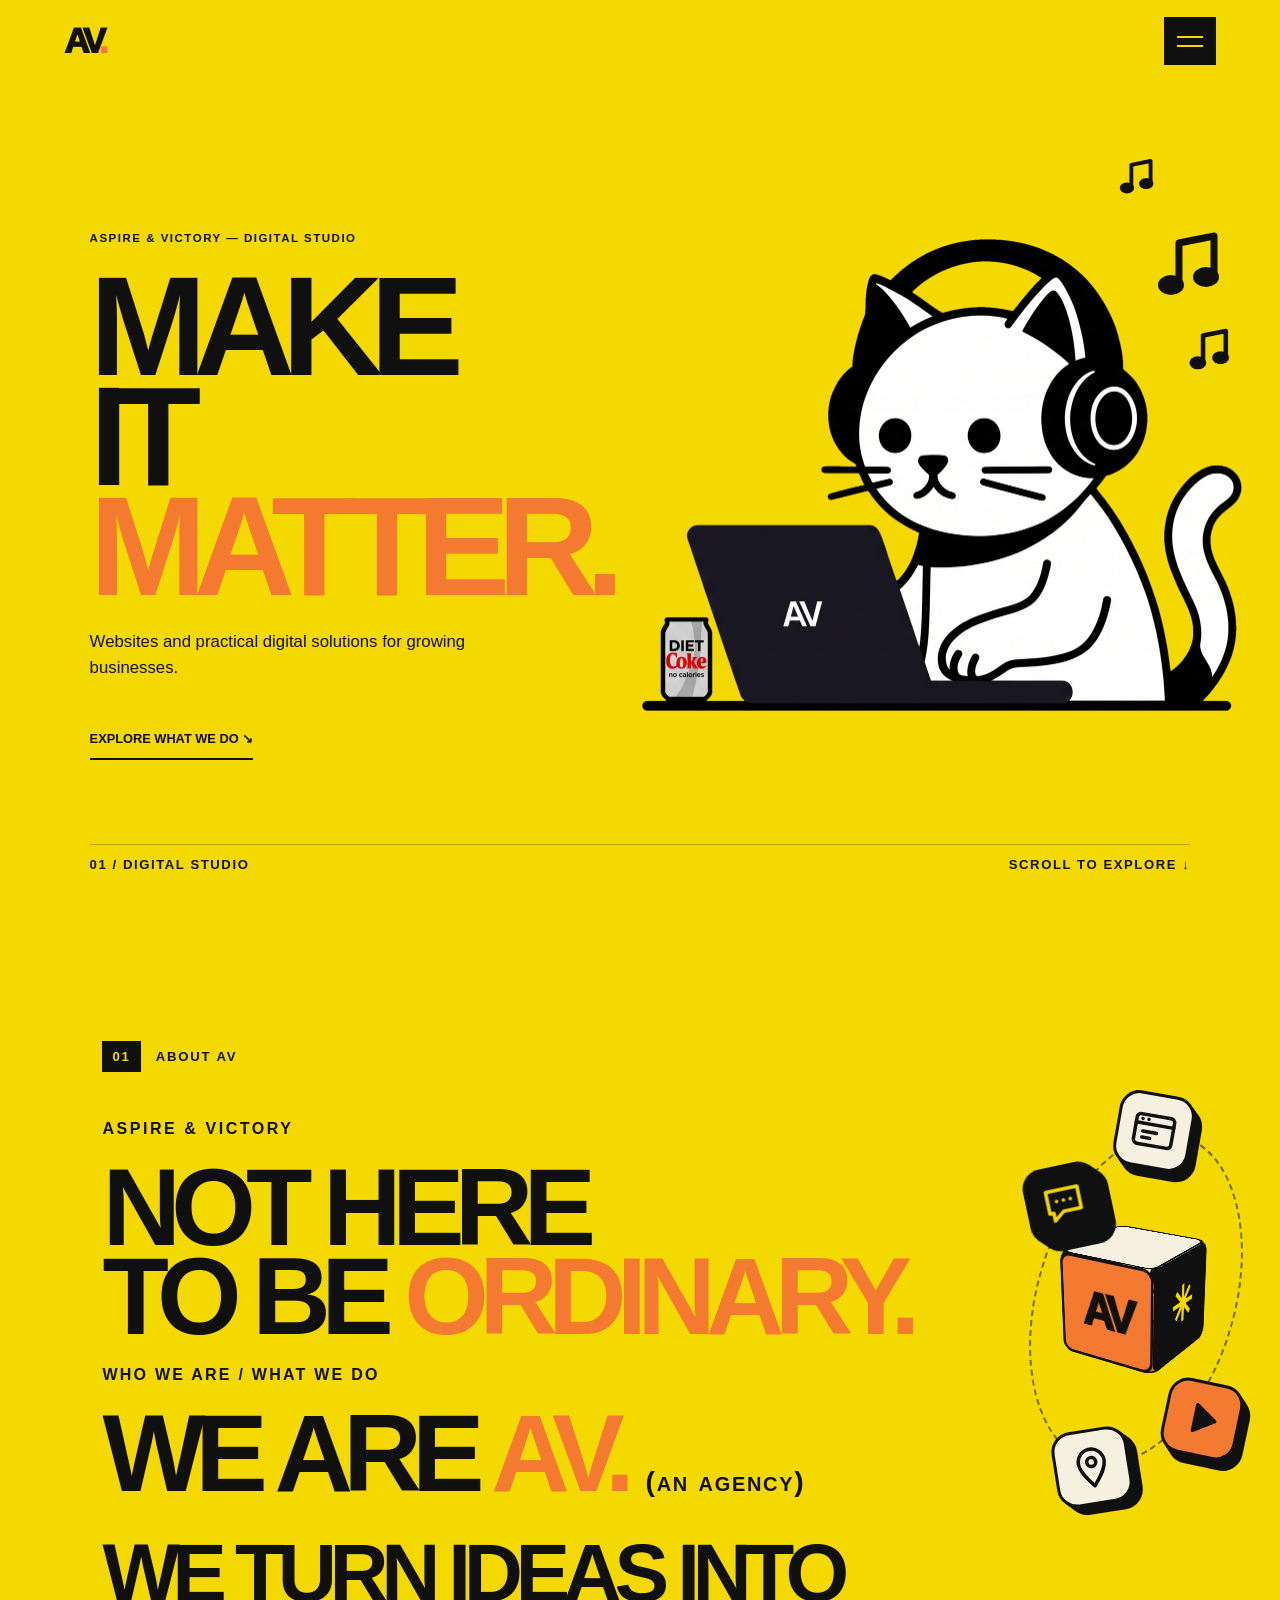
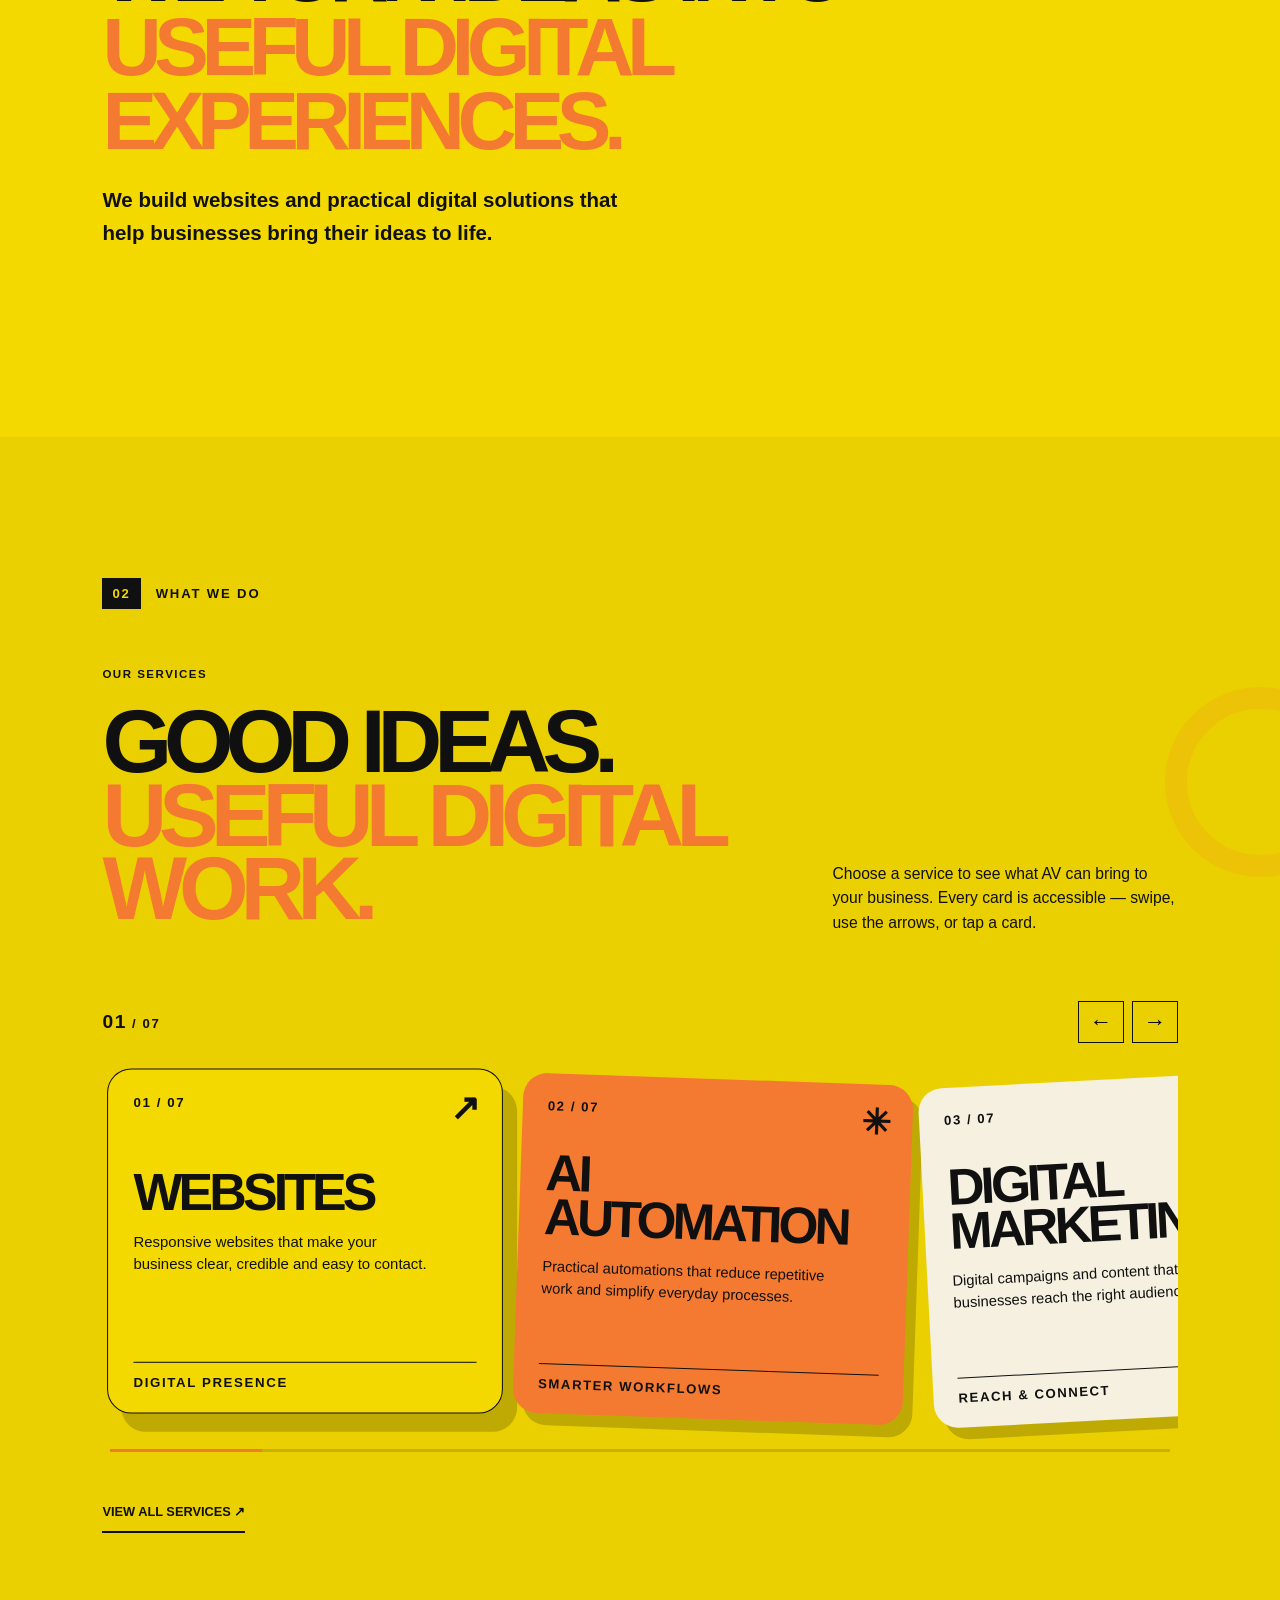
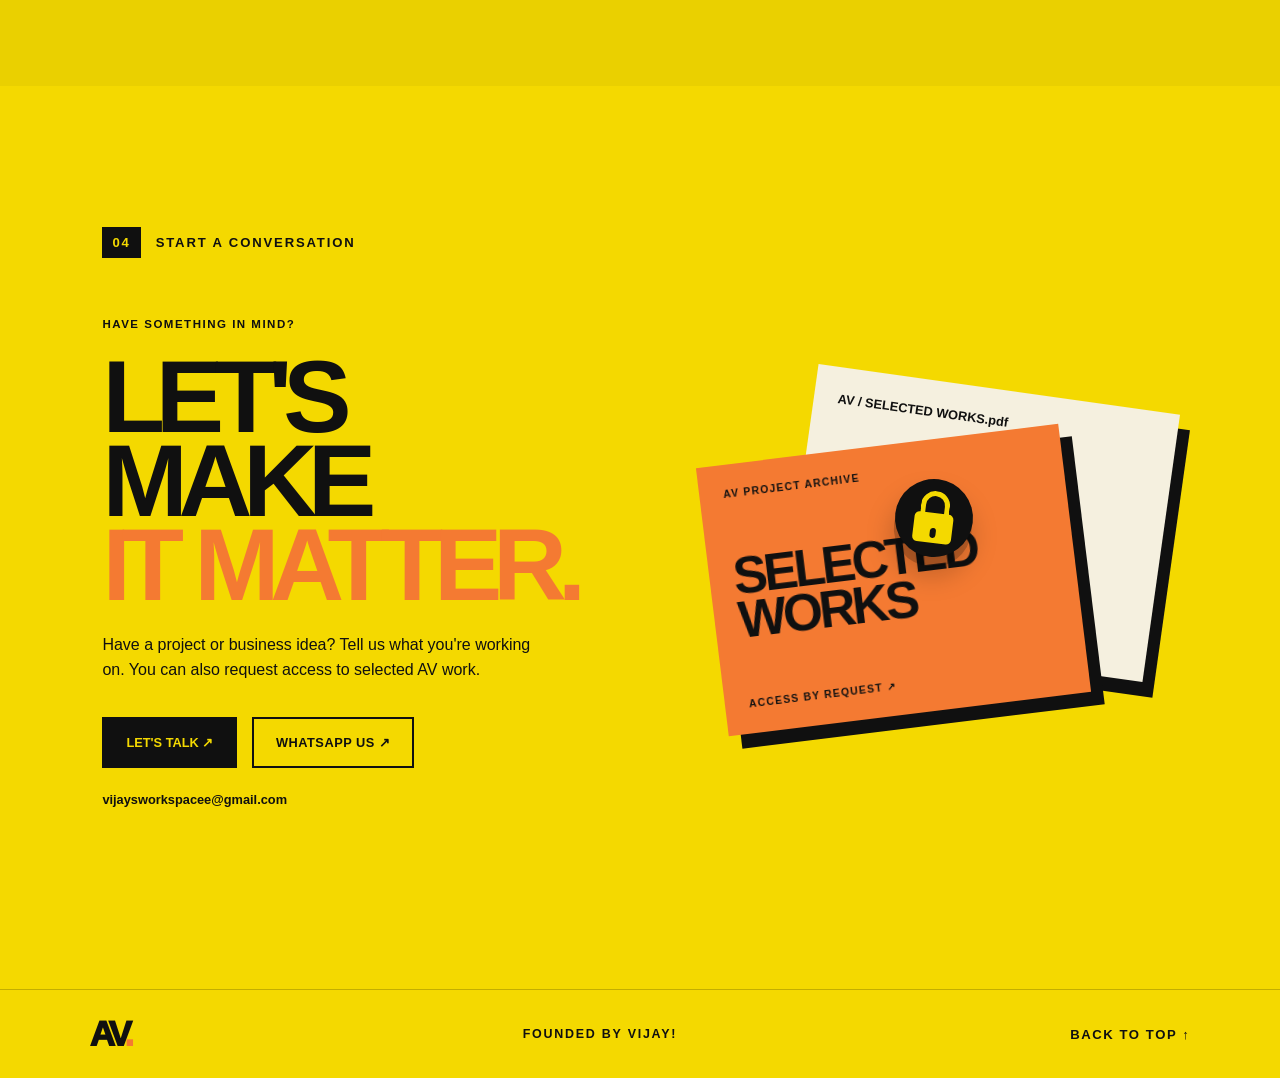
<file: index.html>
<!doctype html>
<html lang="en">
<head>
  <meta charset="utf-8">
  <meta name="viewport" content="width=device-width,initial-scale=1">
  <meta name="theme-color" content="#f4d900">
  <title>AV — Aspire & Victory</title>
  <link rel="stylesheet" href="style.css?v=4">
</head>
<body>
  <div class="av-intro" aria-hidden="true"><p>ASPIRE <span>&amp;</span> VICTORY</p></div>
  <script>try{if(sessionStorage.getItem('avIntro'))document.querySelector('.av-intro').remove();else sessionStorage.setItem('avIntro','1')}catch(e){}</script>
  <header class="site-header">
    <a class="logo" href="index.html" aria-label="Aspire and Victory home">AV<span>.</span></a>
    <button class="menu-toggle" aria-label="Open menu" aria-expanded="false"><i></i><i></i></button>
  </header>

  <nav class="menu" aria-hidden="true">
    <button class="menu-close" aria-label="Close menu">×</button>
    <a href="index.html">01. HOME</a>
    <a href="about.html">02. ABOUT</a>
    <a href="services.html">03. SERVICES</a>
    <a href="contact.html">04. CONTACT</a>
  </nav>

  <main>
    <section class="hero av-hero" id="home">
      <div class="hero-copy">
        <p class="eyebrow">ASPIRE &amp; VICTORY — DIGITAL STUDIO</p>
        <h1>MAKE<br>IT <em>MATTER.</em></h1>
        <p class="intro">Websites and practical digital solutions for growing businesses.</p>
        <a class="text-link" href="#home-services">EXPLORE WHAT WE DO ↘</a>
      </div>

    
      <svg class="hero-fx" viewBox="0 0 1200 1400" aria-hidden="true">
<g class="n n1" transform="translate(1040 450) scale(1)"><g><path d="M34 96V14L104 0V80" fill="none" stroke="#101010" stroke-width="14" stroke-linejoin="round"/><ellipse cx="18" cy="98" rx="26" ry="20" fill="#101010"/><ellipse cx="88" cy="82" rx="26" ry="20" fill="#101010"/></g></g><g class="n n2" transform="translate(1100 640) scale(0.65)"><g><path d="M34 96V14L104 0V80" fill="none" stroke="#101010" stroke-width="14" stroke-linejoin="round"/><ellipse cx="18" cy="98" rx="26" ry="20" fill="#101010"/><ellipse cx="88" cy="82" rx="26" ry="20" fill="#101010"/></g></g><g class="n n3" transform="translate(960 300) scale(0.55)"><g><path d="M34 96V14L104 0V80" fill="none" stroke="#101010" stroke-width="14" stroke-linejoin="round"/><ellipse cx="18" cy="98" rx="26" ry="20" fill="#101010"/><ellipse cx="88" cy="82" rx="26" ry="20" fill="#101010"/></g></g>
</svg>
      <img class="hero-cat" src="character.png" alt="AV mascot: a cat wearing headphones, working on a laptop">
      <div class="hero-bottomline"><span>01 / DIGITAL STUDIO</span><span>SCROLL TO EXPLORE ↓</span></div>
    </section>

    <section class="home-about av-section" id="home-about">
      <div class="section-index"><span>01</span><span>ABOUT AV</span></div>
      <div class="about-headlines">
        <p class="eyebrow">ASPIRE &amp; VICTORY</p>
        <h2>NOT HERE<br>TO BE <span>ORDINARY.</span></h2>
        <div class="about-second">
          <p class="eyebrow">WHO WE ARE / WHAT WE DO</p>
          <h2>WE ARE <span>AV.</span> <small class="agency-tag">(an agency)</small></h2>
          <h2 class="about-ideas">WE TURN IDEAS INTO<br><span>USEFUL DIGITAL EXPERIENCES.</span></h2>
          <p class="about-description">We build websites and practical digital solutions that help businesses bring their ideas to life.</p>
        </div>
      </div>
            <div class="av-stage" aria-hidden="true"><i class="orbit"></i><div class="cube-wrap"><div class="cube"><b>AV</b><b>✳</b><b>AV</b><b>↗</b><b></b><b></b></div></div><span class="tile t1"><svg viewBox="0 0 48 48" fill="none" stroke="currentColor" stroke-width="3.5" stroke-linecap="round" stroke-linejoin="round"><rect x="5" y="9" width="38" height="30" rx="4"/><path d="M5 18H43M11 13.5h.1M17 13.5h.1M13 26h14M13 32h8"/></svg></span><span class="tile t2"><svg viewBox="0 0 48 48" fill="none" stroke="currentColor" stroke-width="3.5" stroke-linecap="round" stroke-linejoin="round"><path d="M8 10H40V32H22L12 40V32H8Z"/><path d="M17 21h.1M24 21h.1M31 21h.1"/></svg></span><span class="tile t3"><svg viewBox="0 0 48 48" fill="none" stroke="currentColor" stroke-width="3.5" stroke-linecap="round" stroke-linejoin="round"><path d="M17 11L37 24L17 37Z" fill="currentColor"/></svg></span><span class="tile t4"><svg viewBox="0 0 48 48" fill="none" stroke="currentColor" stroke-width="3.5" stroke-linecap="round" stroke-linejoin="round"><path d="M24 43C14 31 11 25 11 19a13 13 0 0 1 26 0c0 6-3 12-13 24Z"/><circle cx="24" cy="19" r="4.5"/></svg></span></div>
    </section>

    <section class="home-services av-section" id="home-services">
      <div class="section-index"><span>02</span><span>WHAT WE DO</span></div>
      <div class="services-intro">
        <div>
          <p class="eyebrow">OUR SERVICES</p>
          <h2>GOOD IDEAS.<br><span>USEFUL DIGITAL WORK.</span></h2>
        </div>
        <p class="services-summary">Choose a service to see what AV can bring to your business. Every card is accessible — swipe, use the arrows, or tap a card.</p>
      </div>

      <div class="service-controls">
        <span class="service-count" aria-live="polite"><b id="service-current">01</b> / 07</span>
        <div class="service-arrows">
          <button type="button" class="service-prev" aria-label="Previous service">←</button>
          <button type="button" class="service-next" aria-label="Next service">→</button>
        </div>
      </div>

      <div class="service-track" id="service-track" tabindex="0" aria-label="Seven AV services. Swipe horizontally to explore.">
        <article class="service-card service-yellow is-current" tabindex="0" aria-label="Websites">
          <span class="card-number">01 / 07</span><span class="card-symbol">↗</span>
          <h3>WEBSITES</h3><p>Responsive websites that make your business clear, credible and easy to contact.</p>
          <span class="card-bottom">DIGITAL PRESENCE</span>
        </article>
        <article class="service-card service-orange" tabindex="0" aria-label="AI automation">
          <span class="card-number">02 / 07</span><span class="card-symbol">✳</span>
          <h3>AI<br>AUTOMATION</h3><p>Practical automations that reduce repetitive work and simplify everyday processes.</p>
          <span class="card-bottom">SMARTER WORKFLOWS</span>
        </article>
        <article class="service-card service-cream" tabindex="0" aria-label="Digital marketing">
          <span class="card-number">03 / 07</span><span class="card-symbol">◎</span>
          <h3>DIGITAL<br>MARKETING</h3><p>Digital campaigns and content that help businesses reach the right audience.</p>
          <span class="card-bottom">REACH &amp; CONNECT</span>
        </article>
        <article class="service-card service-black" tabindex="0" aria-label="WhatsApp AI">
          <span class="card-number">04 / 07</span><span class="card-symbol">⌁</span>
          <h3>WHATSAPP<br>AI</h3><p>Helpful WhatsApp assistants for common questions and customer enquiries.</p>
          <span class="card-bottom">CUSTOMER SUPPORT</span>
        </article>
        <article class="service-card service-orange" tabindex="0" aria-label="Google Business">
          <span class="card-number">05 / 07</span><span class="card-symbol">⌖</span>
          <h3>GOOGLE<br>BUSINESS</h3><p>Business profile setup and improvements for local discovery.</p>
          <span class="card-bottom">LOCAL DISCOVERY</span>
        </article>
        <article class="service-card service-cream" tabindex="0" aria-label="Video editing">
          <span class="card-number">06 / 07</span><span class="card-symbol">▶</span>
          <h3>VIDEO<br>EDITING</h3><p>Clear, engaging edits for business and social content.</p>
          <span class="card-bottom">VISUAL STORYTELLING</span>
        </article>
        <article class="service-card service-black" tabindex="0" aria-label="Poster design">
          <span class="card-number">07 / 07</span><span class="card-symbol">✳</span>
          <h3>POSTER<br>DESIGN</h3><p>Promotional graphics that communicate your message quickly.</p>
          <span class="card-bottom">MAKE IT VISIBLE</span>
        </article>
      </div>

      <div class="service-progress" aria-hidden="true"><span id="service-progress"></span></div>
      <a class="text-link" href="services.html">VIEW ALL SERVICES ↗</a>
      <div class="floating-ring ring-services" aria-hidden="true"></div>
    </section>

    <section class="home-contact av-section" id="home-contact">
      <div class="section-index"><span>04</span><span>START A CONVERSATION</span></div>
      <div class="contact-home-layout">
        <div class="contact-home-copy">
          <p class="eyebrow">HAVE SOMETHING IN MIND?</p>
          <h2>LET'S MAKE<br><em>IT MATTER.</em></h2>
          <p>Have a project or business idea? Tell us what you're working on. You can also request access to selected AV work.</p>
          <a class="contact-button" href="contact.html">LET'S TALK ↗</a>
         <a class="wa-button" href="https://wa.me/919959928799?text=Hi%20AV%2C%20I%27d%20like%20to%20talk%20about%20a%20project" target="_blank" rel="noopener">WHATSAPP US ↗</a> 
          <p class="email">vijaysworkspacee@gmail.com</p>
        </div>
        <div class="home-archive" aria-label="Preview of the locked AV project archive">
          <div class="archive-back">AV / SELECTED WORKS.pdf</div>
          <div class="archive-front"><span>AV PROJECT ARCHIVE</span><b>SELECTED<br>WORKS</b><small>ACCESS BY REQUEST ↗</small></div>
          <div class="archive-lock" aria-hidden="true"><span class="lock-shackle"></span><span class="lock-body">⌑</span></div>
        </div>
      </div>
    </section>
  </main>

  <footer><a class="logo" href="index.html">AV<span>.</span></a><small class="creator-credit">FOUNDED BY VIJAY!</small><a class="footer-top" href="#home">BACK TO TOP ↑</a></footer>
  <script src="script.js"></script>
  <script>
    (() => {
      const track = document.querySelector('#service-track');
      const cards = [...document.querySelectorAll('.service-card')];
      const current = document.querySelector('#service-current');
      const progress = document.querySelector('#service-progress');
      const prev = document.querySelector('.service-prev');
      const next = document.querySelector('.service-next');
      if (!track || !cards.length) return;

      let active = 0;
      const setActive = (index, shouldScroll = true) => {
        active = Math.max(0, Math.min(cards.length - 1, index));
        cards.forEach((card, i) => {
          card.classList.toggle('is-current', i === active);
          card.setAttribute('aria-current', i === active ? 'true' : 'false');
        });
        current.textContent = String(active + 1).padStart(2, '0');
        progress.style.width = `${((active + 1) / cards.length) * 100}%`;
        if (shouldScroll) cards[active].scrollIntoView({behavior: 'smooth', block: 'nearest', inline: 'center'});
      };

      cards.forEach((card, i) => {
        card.addEventListener('click', () => setActive(i));
        card.addEventListener('keydown', e => {
          if (e.key === 'Enter' || e.key === ' ') {
            e.preventDefault();
            setActive(i);
          }
        });
      });

      prev?.addEventListener('click', () => setActive(active - 1));
      next?.addEventListener('click', () => setActive(active + 1));

      let scrollTimer;
      track.addEventListener('scroll', () => {
        clearTimeout(scrollTimer);
        scrollTimer = setTimeout(() => {
          const center = track.getBoundingClientRect().left + track.clientWidth / 2;
          let nearest = 0, distance = Infinity;
          cards.forEach((card, i) => {
            const r = card.getBoundingClientRect();
            const d = Math.abs((r.left + r.width / 2) - center);
            if (d < distance) {
              distance = d;
              nearest = i;
            }
          });
          setActive(nearest, false);
        }, 80);
      }, {passive:true});

      setActive(0, false);
    })();
  </script>
</body>
                                                                    </html>
</file>
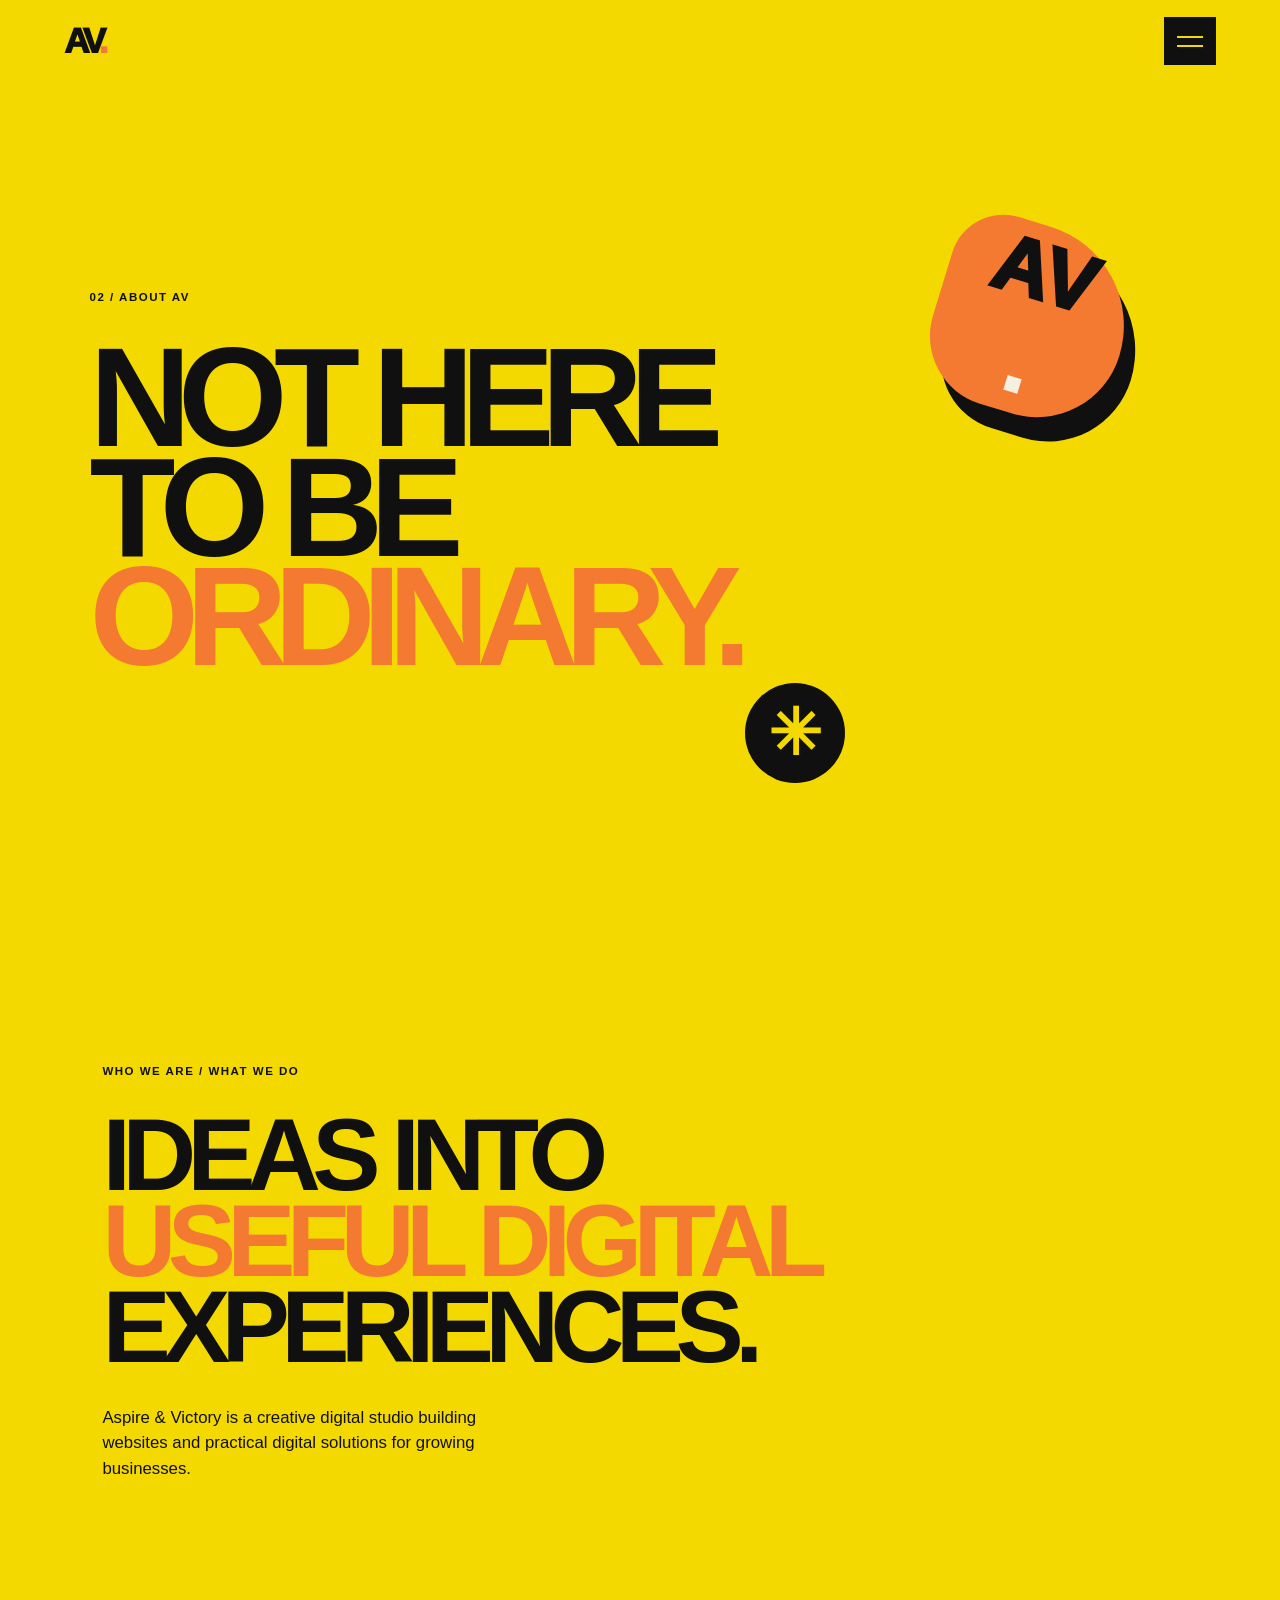
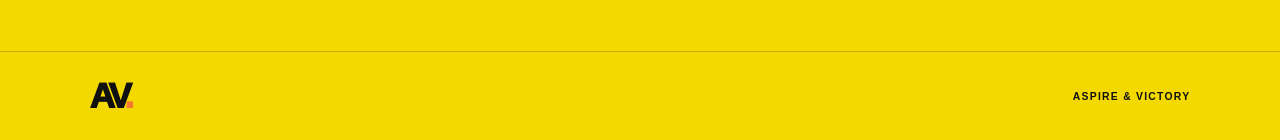
<file: about.html>
<!doctype html><html lang="en"><head><meta charset="utf-8"><meta name="viewport" content="width=device-width,initial-scale=1"><title>About AV — Aspire & Victory</title><link rel="stylesheet" href="style.css"></head><body><header class="site-header"><a class="logo" href="index.html">AV<span>.</span></a><button class="menu-toggle" aria-label="Open menu" aria-expanded="false"><i></i><i></i></button></header><nav class="menu" aria-hidden="true"><button class="menu-close" aria-label="Close menu">×</button><a href="index.html">01. HOME</a><a href="about.html">02. ABOUT</a><a href="services.html">03. SERVICES</a><a href="contact.html">04. CONTACT</a></nav><main><section class="about-opening"><p class="eyebrow">02 / ABOUT AV</p><h1>NOT HERE<br>TO BE <em>ORDINARY.</em></h1><div class="sculpture sculpture-one">AV<span>.</span></div><div class="sculpture sculpture-two">✳</div></section><section class="about-intro"><p class="eyebrow">WHO WE ARE / WHAT WE DO</p><h2>IDEAS INTO<br><span>USEFUL DIGITAL</span><br>EXPERIENCES.</h2><p class="body-copy">Aspire & Victory is a creative digital studio building websites and practical digital solutions for growing businesses.</p></section></main><footer><a class="logo" href="index.html">AV<span>.</span></a><small>ASPIRE & VICTORY</small></footer><script src="script.js"></script></body></html>
</file>
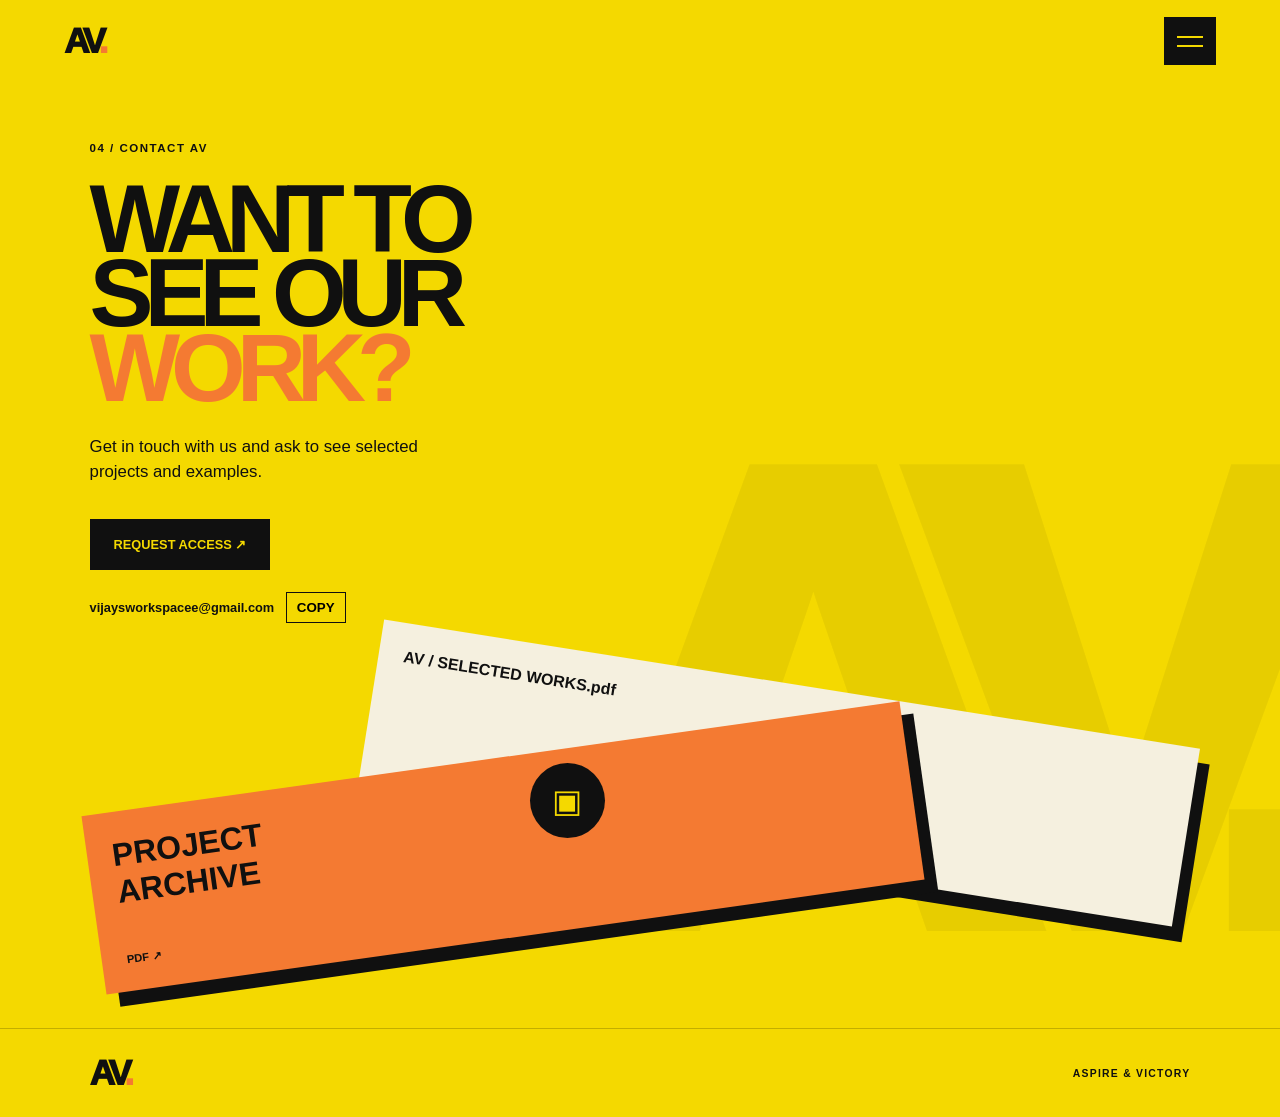
<file: contact.html>
<!doctype html><html lang="en"><head><meta charset="utf-8"><meta name="viewport" content="width=device-width,initial-scale=1"><title>Contact — Aspire & Victory</title><link rel="stylesheet" href="style.css"></head><body><header class="site-header"><a class="logo" href="index.html">AV<span>.</span></a><button class="menu-toggle" aria-label="Open menu" aria-expanded="false"><i></i><i></i></button></header><nav class="menu" aria-hidden="true"><button class="menu-close" aria-label="Close menu">×</button><a href="index.html">01. HOME</a><a href="about.html">02. ABOUT</a><a href="services.html">03. SERVICES</a><a href="contact.html">04. CONTACT</a></nav><main><section class="contact-page"><div class="contact-copy"><p class="eyebrow">04 / CONTACT AV</p><h1>WANT TO<br>SEE OUR<br><em>WORK?</em></h1><p class="body-copy">Get in touch with us and ask to see selected projects and examples.</p><a class="contact-button" href="mailto:vijaysworkspacee@gmail.com?subject=I'd%20like%20to%20see%20AV's%20work">REQUEST ACCESS ↗</a><p class="email">vijaysworkspacee@gmail.com <button class="copy-email" type="button">COPY</button></p></div><div class="locked-files" aria-label="Locked project files"><div class="file file-back">AV / SELECTED WORKS.pdf</div><div class="file file-front">PROJECT<br>ARCHIVE <span>PDF ↗</span></div><div class="lock">▣</div></div><div class="ghost-av">AV.</div></section></main><footer><a class="logo" href="index.html">AV<span>.</span></a><small>ASPIRE & VICTORY</small></footer><script src="script.js"></script></body></html>
</file>
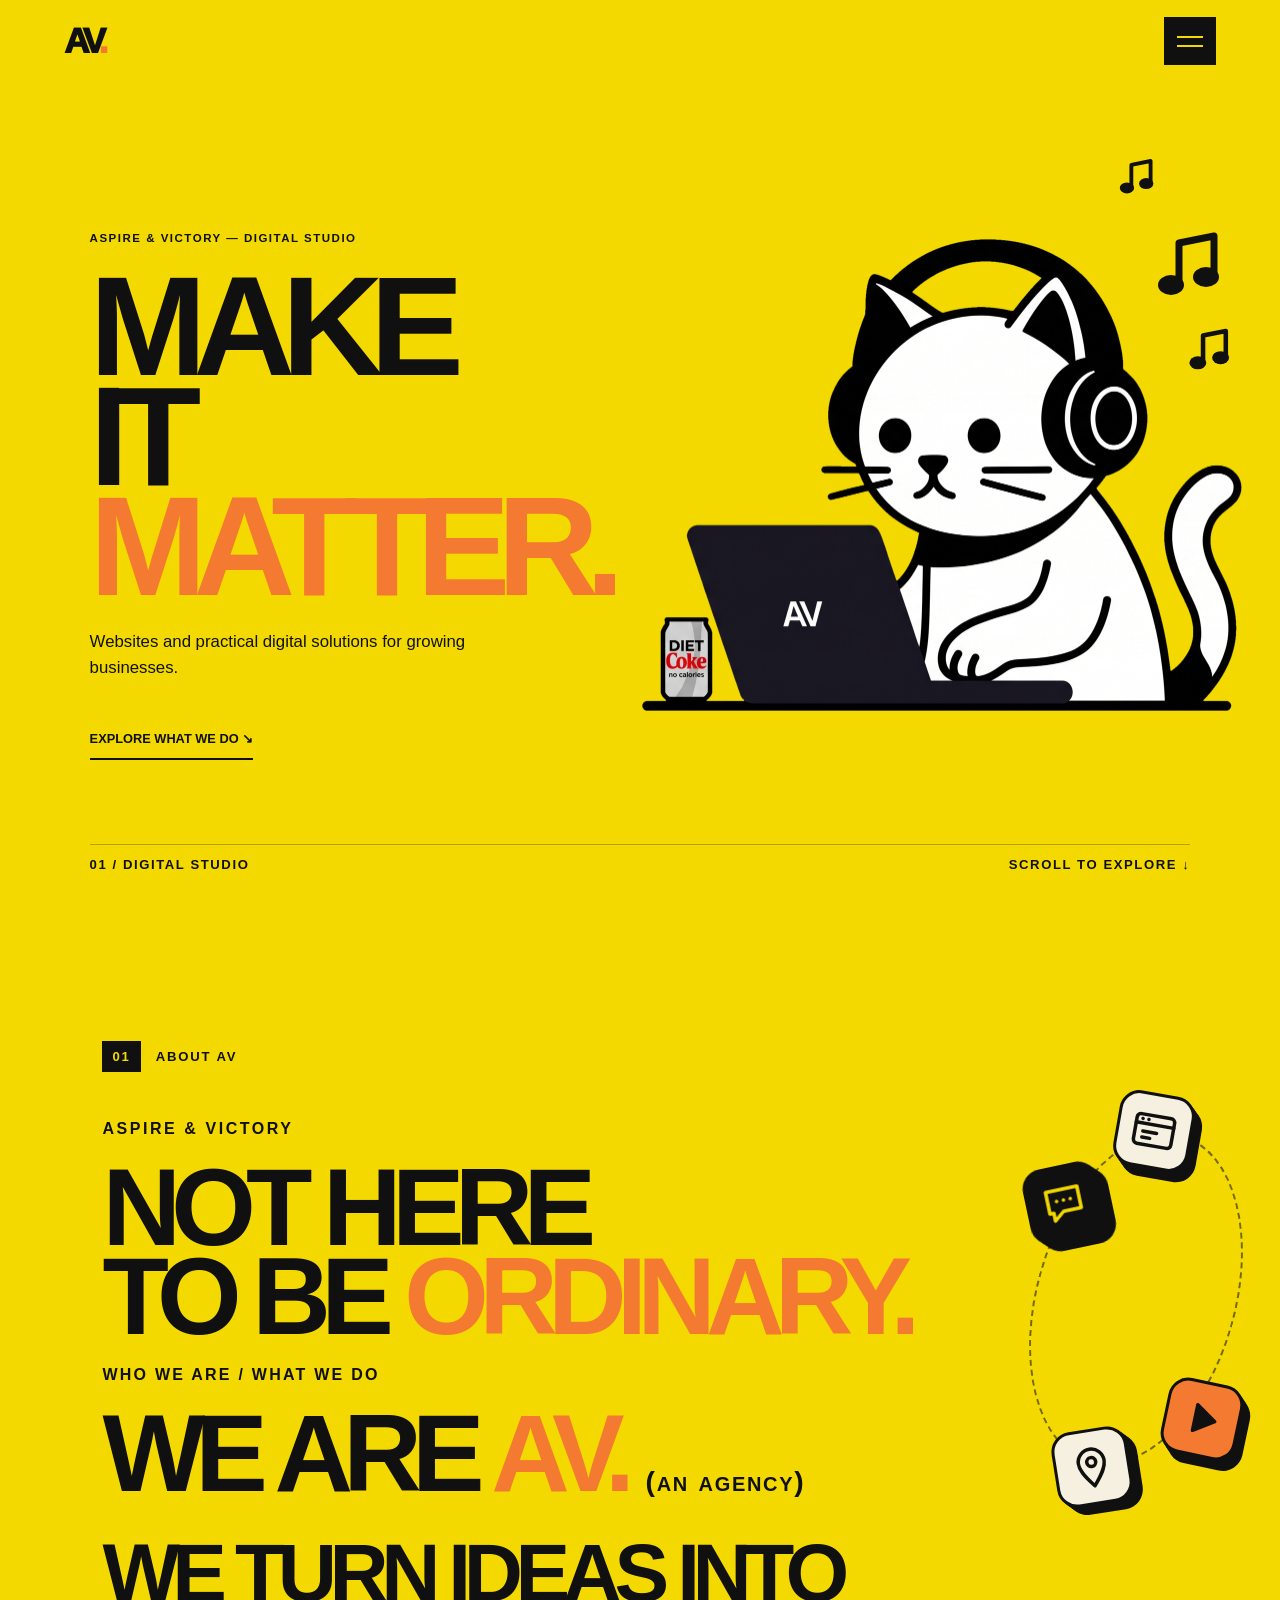
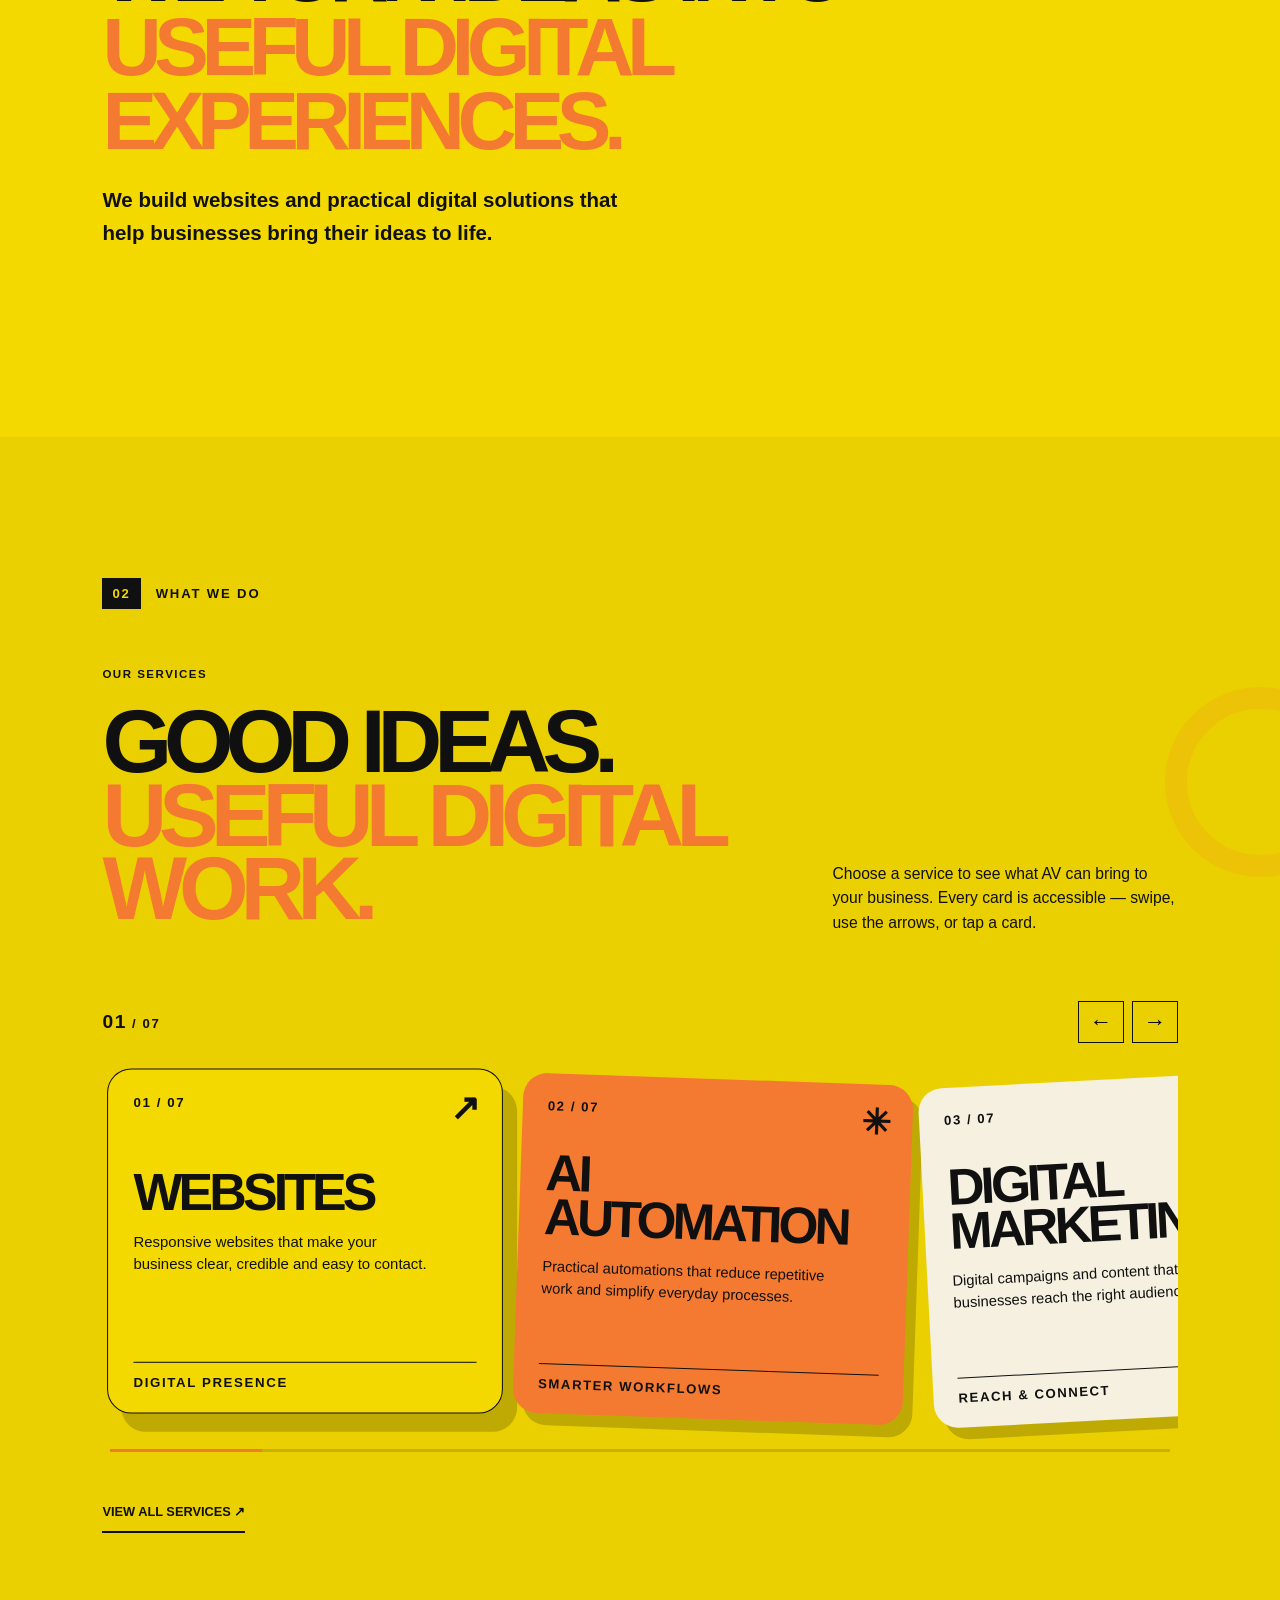
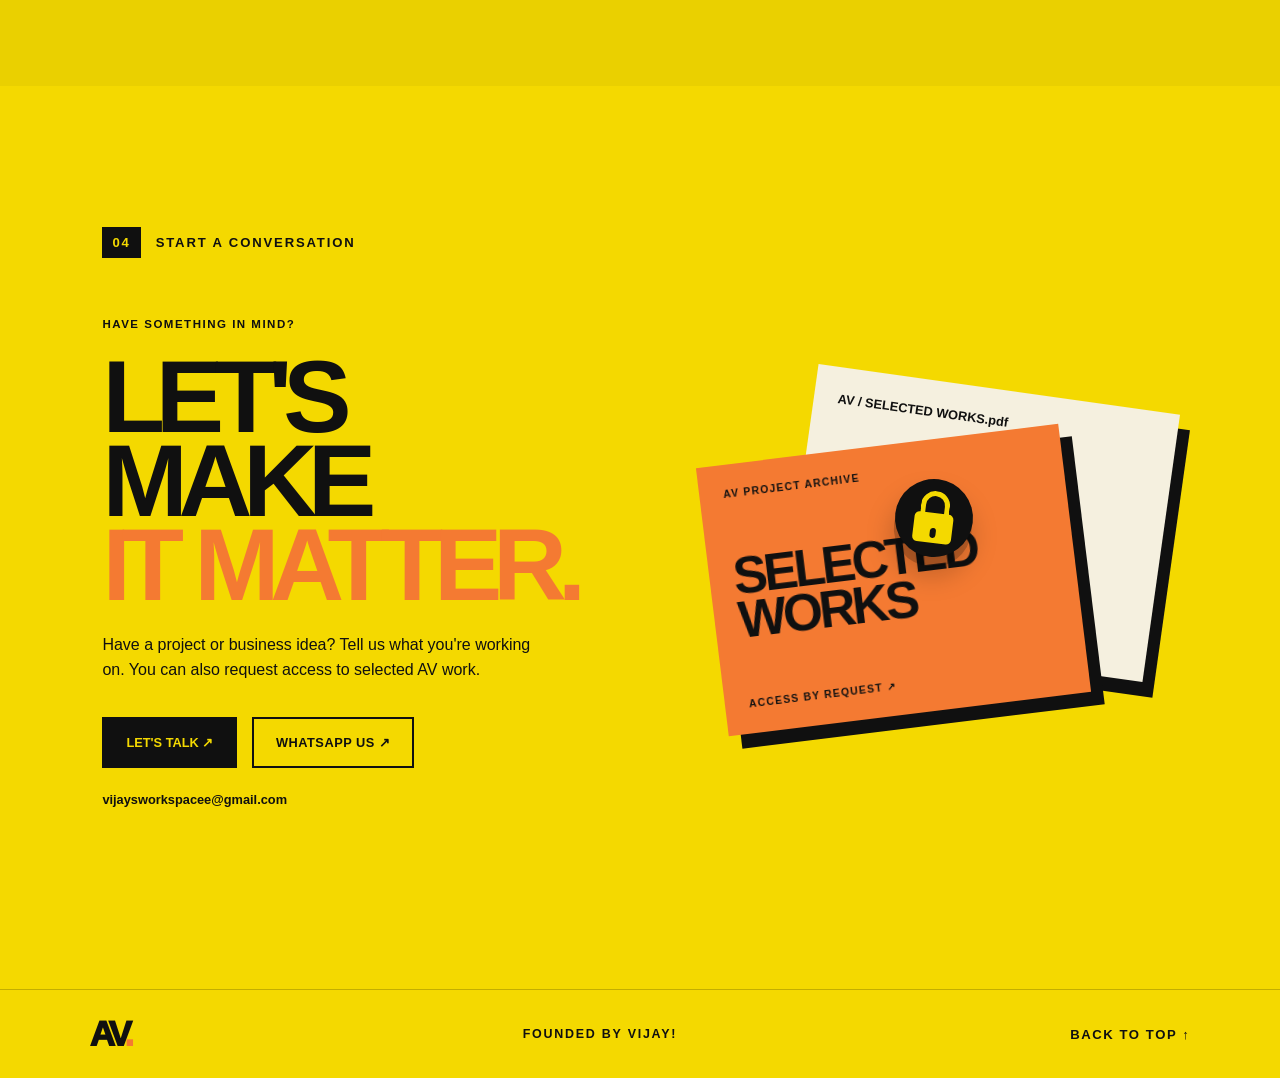
<file: index (8).html>
<!doctype html>
<html lang="en">
<head>
  <meta charset="utf-8">
  <meta name="viewport" content="width=device-width,initial-scale=1">
  <meta name="theme-color" content="#f4d900">
  <title>AV — Aspire & Victory</title>
  <link rel="stylesheet" href="style.css?v=3">
</head>
<body>
  <header class="site-header">
    <a class="logo" href="index.html" aria-label="Aspire and Victory home">AV<span>.</span></a>
    <button class="menu-toggle" aria-label="Open menu" aria-expanded="false"><i></i><i></i></button>
  </header>

  <nav class="menu" aria-hidden="true">
    <button class="menu-close" aria-label="Close menu">×</button>
    <a href="index.html">01. HOME</a>
    <a href="about.html">02. ABOUT</a>
    <a href="services.html">03. SERVICES</a>
    <a href="contact.html">04. CONTACT</a>
  </nav>

  <main>
    <section class="hero av-hero" id="home">
      <div class="hero-copy">
        <p class="eyebrow">ASPIRE &amp; VICTORY — DIGITAL STUDIO</p>
        <h1>MAKE<br>IT <em>MATTER.</em></h1>
        <p class="intro">Websites and practical digital solutions for growing businesses.</p>
        <a class="text-link" href="#home-services">EXPLORE WHAT WE DO ↘</a>
      </div>

    
      <svg class="hero-fx" viewBox="0 0 1200 1400" aria-hidden="true">
<g class="n n1" transform="translate(1040 450) scale(1)"><g><path d="M34 96V14L104 0V80" fill="none" stroke="#101010" stroke-width="14" stroke-linejoin="round"/><ellipse cx="18" cy="98" rx="26" ry="20" fill="#101010"/><ellipse cx="88" cy="82" rx="26" ry="20" fill="#101010"/></g></g><g class="n n2" transform="translate(1100 640) scale(0.65)"><g><path d="M34 96V14L104 0V80" fill="none" stroke="#101010" stroke-width="14" stroke-linejoin="round"/><ellipse cx="18" cy="98" rx="26" ry="20" fill="#101010"/><ellipse cx="88" cy="82" rx="26" ry="20" fill="#101010"/></g></g><g class="n n3" transform="translate(960 300) scale(0.55)"><g><path d="M34 96V14L104 0V80" fill="none" stroke="#101010" stroke-width="14" stroke-linejoin="round"/><ellipse cx="18" cy="98" rx="26" ry="20" fill="#101010"/><ellipse cx="88" cy="82" rx="26" ry="20" fill="#101010"/></g></g>
</svg>
      <img class="hero-cat" src="character.png" alt="AV mascot: a cat wearing headphones, working on a laptop">
      <div class="hero-bottomline"><span>01 / DIGITAL STUDIO</span><span>SCROLL TO EXPLORE ↓</span></div>
    </section>

    <section class="home-about av-section" id="home-about">
      <div class="section-index"><span>01</span><span>ABOUT AV</span></div>
      <div class="about-headlines">
        <p class="eyebrow">ASPIRE &amp; VICTORY</p>
        <h2>NOT HERE<br>TO BE <span>ORDINARY.</span></h2>
        <div class="about-second">
          <p class="eyebrow">WHO WE ARE / WHAT WE DO</p>
          <h2>WE ARE <span>AV.</span> <small class="agency-tag">(an agency)</small></h2>
          <h2 class="about-ideas">WE TURN IDEAS INTO<br><span>USEFUL DIGITAL EXPERIENCES.</span></h2>
          <p class="about-description">We build websites and practical digital solutions that help businesses bring their ideas to life.</p>
        </div>
      </div>
            <div class="av-stage" aria-hidden="true"><i class="orbit"></i><div class="cube-wrap"><div class="cube"><b>AV</b><b>✳</b><b>AV</b><b>↗</b><b></b><b></b></div></div><span class="tile t1"><svg viewBox="0 0 48 48" fill="none" stroke="currentColor" stroke-width="3.5" stroke-linecap="round" stroke-linejoin="round"><rect x="5" y="9" width="38" height="30" rx="4"/><path d="M5 18H43M11 13.5h.1M17 13.5h.1M13 26h14M13 32h8"/></svg></span><span class="tile t2"><svg viewBox="0 0 48 48" fill="none" stroke="currentColor" stroke-width="3.5" stroke-linecap="round" stroke-linejoin="round"><path d="M8 10H40V32H22L12 40V32H8Z"/><path d="M17 21h.1M24 21h.1M31 21h.1"/></svg></span><span class="tile t3"><svg viewBox="0 0 48 48" fill="none" stroke="currentColor" stroke-width="3.5" stroke-linecap="round" stroke-linejoin="round"><path d="M17 11L37 24L17 37Z" fill="currentColor"/></svg></span><span class="tile t4"><svg viewBox="0 0 48 48" fill="none" stroke="currentColor" stroke-width="3.5" stroke-linecap="round" stroke-linejoin="round"><path d="M24 43C14 31 11 25 11 19a13 13 0 0 1 26 0c0 6-3 12-13 24Z"/><circle cx="24" cy="19" r="4.5"/></svg></span></div>
    </section>

    <section class="home-services av-section" id="home-services">
      <div class="section-index"><span>02</span><span>WHAT WE DO</span></div>
      <div class="services-intro">
        <div>
          <p class="eyebrow">OUR SERVICES</p>
          <h2>GOOD IDEAS.<br><span>USEFUL DIGITAL WORK.</span></h2>
        </div>
        <p class="services-summary">Choose a service to see what AV can bring to your business. Every card is accessible — swipe, use the arrows, or tap a card.</p>
      </div>

      <div class="service-controls">
        <span class="service-count" aria-live="polite"><b id="service-current">01</b> / 07</span>
        <div class="service-arrows">
          <button type="button" class="service-prev" aria-label="Previous service">←</button>
          <button type="button" class="service-next" aria-label="Next service">→</button>
        </div>
      </div>

      <div class="service-track" id="service-track" tabindex="0" aria-label="Seven AV services. Swipe horizontally to explore.">
        <article class="service-card service-yellow is-current" tabindex="0" aria-label="Websites">
          <span class="card-number">01 / 07</span><span class="card-symbol">↗</span>
          <h3>WEBSITES</h3><p>Responsive websites that make your business clear, credible and easy to contact.</p>
          <span class="card-bottom">DIGITAL PRESENCE</span>
        </article>
        <article class="service-card service-orange" tabindex="0" aria-label="AI automation">
          <span class="card-number">02 / 07</span><span class="card-symbol">✳</span>
          <h3>AI<br>AUTOMATION</h3><p>Practical automations that reduce repetitive work and simplify everyday processes.</p>
          <span class="card-bottom">SMARTER WORKFLOWS</span>
        </article>
        <article class="service-card service-cream" tabindex="0" aria-label="Digital marketing">
          <span class="card-number">03 / 07</span><span class="card-symbol">◎</span>
          <h3>DIGITAL<br>MARKETING</h3><p>Digital campaigns and content that help businesses reach the right audience.</p>
          <span class="card-bottom">REACH &amp; CONNECT</span>
        </article>
        <article class="service-card service-black" tabindex="0" aria-label="WhatsApp AI">
          <span class="card-number">04 / 07</span><span class="card-symbol">⌁</span>
          <h3>WHATSAPP<br>AI</h3><p>Helpful WhatsApp assistants for common questions and customer enquiries.</p>
          <span class="card-bottom">CUSTOMER SUPPORT</span>
        </article>
        <article class="service-card service-orange" tabindex="0" aria-label="Google Business">
          <span class="card-number">05 / 07</span><span class="card-symbol">⌖</span>
          <h3>GOOGLE<br>BUSINESS</h3><p>Business profile setup and improvements for local discovery.</p>
          <span class="card-bottom">LOCAL DISCOVERY</span>
        </article>
        <article class="service-card service-cream" tabindex="0" aria-label="Video editing">
          <span class="card-number">06 / 07</span><span class="card-symbol">▶</span>
          <h3>VIDEO<br>EDITING</h3><p>Clear, engaging edits for business and social content.</p>
          <span class="card-bottom">VISUAL STORYTELLING</span>
        </article>
        <article class="service-card service-black" tabindex="0" aria-label="Poster design">
          <span class="card-number">07 / 07</span><span class="card-symbol">✳</span>
          <h3>POSTER<br>DESIGN</h3><p>Promotional graphics that communicate your message quickly.</p>
          <span class="card-bottom">MAKE IT VISIBLE</span>
        </article>
      </div>

      <div class="service-progress" aria-hidden="true"><span id="service-progress"></span></div>
      <a class="text-link" href="services.html">VIEW ALL SERVICES ↗</a>
      <div class="floating-ring ring-services" aria-hidden="true"></div>
    </section>

    <section class="home-contact av-section" id="home-contact">
      <div class="section-index"><span>04</span><span>START A CONVERSATION</span></div>
      <div class="contact-home-layout">
        <div class="contact-home-copy">
          <p class="eyebrow">HAVE SOMETHING IN MIND?</p>
          <h2>LET'S MAKE<br><em>IT MATTER.</em></h2>
          <p>Have a project or business idea? Tell us what you're working on. You can also request access to selected AV work.</p>
          <a class="contact-button" href="contact.html">LET'S TALK ↗</a>
         <a class="wa-button" href="https://wa.me/919959928799?text=Hi%20AV%2C%20I%27d%20like%20to%20talk%20about%20a%20project" target="_blank" rel="noopener">WHATSAPP US ↗</a> 
          <p class="email">vijaysworkspacee@gmail.com</p>
        </div>
        <div class="home-archive" aria-label="Preview of the locked AV project archive">
          <div class="archive-back">AV / SELECTED WORKS.pdf</div>
          <div class="archive-front"><span>AV PROJECT ARCHIVE</span><b>SELECTED<br>WORKS</b><small>ACCESS BY REQUEST ↗</small></div>
          <div class="archive-lock" aria-hidden="true"><span class="lock-shackle"></span><span class="lock-body">⌑</span></div>
        </div>
      </div>
    </section>
  </main>

  <footer><a class="logo" href="index.html">AV<span>.</span></a><small class="creator-credit">FOUNDED BY VIJAY!</small><a class="footer-top" href="#home">BACK TO TOP ↑</a></footer>
  <script src="script.js"></script>
  <script>
    (() => {
      const track = document.querySelector('#service-track');
      const cards = [...document.querySelectorAll('.service-card')];
      const current = document.querySelector('#service-current');
      const progress = document.querySelector('#service-progress');
      const prev = document.querySelector('.service-prev');
      const next = document.querySelector('.service-next');
      if (!track || !cards.length) return;

      let active = 0;
      const setActive = (index, shouldScroll = true) => {
        active = Math.max(0, Math.min(cards.length - 1, index));
        cards.forEach((card, i) => {
          card.classList.toggle('is-current', i === active);
          card.setAttribute('aria-current', i === active ? 'true' : 'false');
        });
        current.textContent = String(active + 1).padStart(2, '0');
        progress.style.width = `${((active + 1) / cards.length) * 100}%`;
        if (shouldScroll) cards[active].scrollIntoView({behavior: 'smooth', block: 'nearest', inline: 'center'});
      };

      cards.forEach((card, i) => {
        card.addEventListener('click', () => setActive(i));
        card.addEventListener('keydown', e => {
          if (e.key === 'Enter' || e.key === ' ') {
            e.preventDefault();
            setActive(i);
          }
        });
      });

      prev?.addEventListener('click', () => setActive(active - 1));
      next?.addEventListener('click', () => setActive(active + 1));

      let scrollTimer;
      track.addEventListener('scroll', () => {
        clearTimeout(scrollTimer);
        scrollTimer = setTimeout(() => {
          const center = track.getBoundingClientRect().left + track.clientWidth / 2;
          let nearest = 0, distance = Infinity;
          cards.forEach((card, i) => {
            const r = card.getBoundingClientRect();
            const d = Math.abs((r.left + r.width / 2) - center);
            if (d < distance) {
              distance = d;
              nearest = i;
            }
          });
          setActive(nearest, false);
        }, 80);
      }, {passive:true});

      setActive(0, false);
    })();
  </script>
</body>
                                                                    </html>
</file>
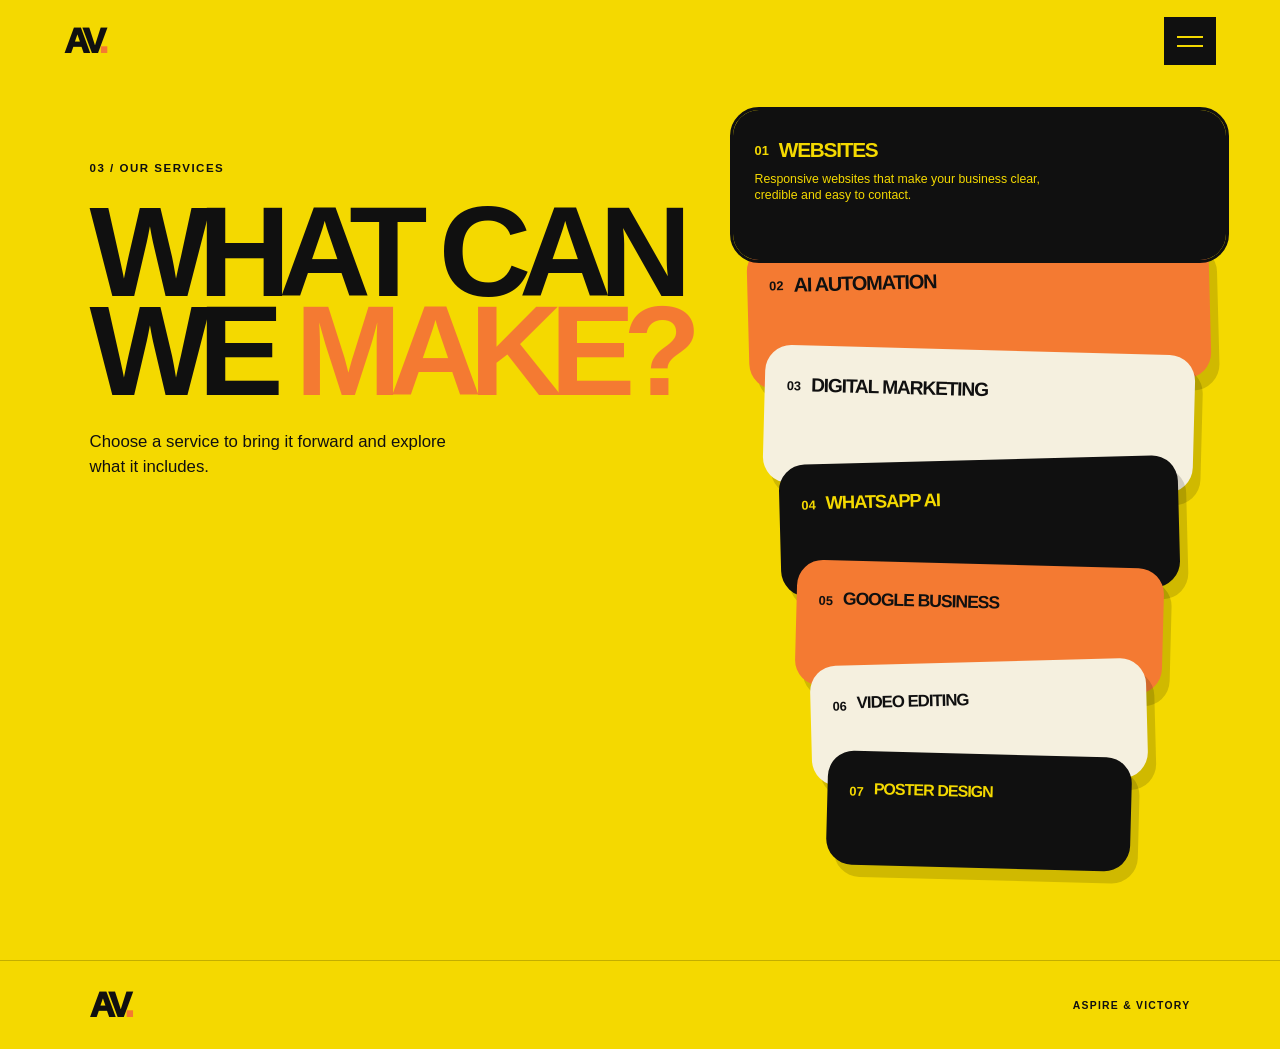
<file: services.html>
<!doctype html><html lang="en"><head><meta charset="utf-8"><meta name="viewport" content="width=device-width,initial-scale=1"><title>Services — Aspire & Victory</title><link rel="stylesheet" href="style.css?v=3"></head><body><header class="site-header"><a class="logo" href="index.html">AV<span>.</span></a><button class="menu-toggle" aria-label="Open menu" aria-expanded="false"><i></i><i></i></button></header><nav class="menu" aria-hidden="true"><button class="menu-close" aria-label="Close menu">×</button><a href="index.html">01. HOME</a><a href="about.html">02. ABOUT</a><a href="services.html">03. SERVICES</a><a href="contact.html">04. CONTACT</a></nav><main class="services-main"><section class="services-head"><p class="eyebrow">03 / OUR SERVICES</p><h1>WHAT CAN<br>WE <em>MAKE?</em></h1><p class="body-copy">Choose a service to bring it forward and explore what it includes.</p></section><section class="service-stack" aria-label="Services"><div class="service-card active" tabindex="0"><b>01</b><h2>WEBSITES</h2><p>Responsive websites that make your business clear, credible and easy to contact.</p></div><div class="service-card" tabindex="0"><b>02</b><h2>AI AUTOMATION</h2><p>Practical automations that reduce repetitive work and simplify everyday processes.</p></div><div class="service-card" tabindex="0"><b>03</b><h2>DIGITAL MARKETING</h2><p>Digital campaigns and content that help businesses reach the right audience.</p></div><div class="service-card" tabindex="0"><b>04</b><h2>WHATSAPP AI</h2><p>Helpful WhatsApp assistants for common questions and customer enquiries.</p></div><div class="service-card" tabindex="0"><b>05</b><h2>GOOGLE BUSINESS</h2><p>Business profile setup and improvements for local discovery.</p></div><div class="service-card" tabindex="0"><b>06</b><h2>VIDEO EDITING</h2><p>Clear, engaging edits for business and social content.</p></div><div class="service-card" tabindex="0"><b>07</b><h2>POSTER DESIGN</h2><p>Promotional graphics that communicate your message quickly.</p></div></section></main><footer><a class="logo" href="index.html">AV<span>.</span></a><small>ASPIRE & VICTORY</small></footer><script src="script.js"></script></body></html>
</file>
<file: style.css>
:root{--yellow:#f4d900;--ink:#101010;--orange:#f47a32;--cream:#f5f0df}*{box-sizing:border-box}html{scroll-behavior:smooth}body{margin:0;background:var(--yellow);color:var(--ink);font-family:Arial,Helvetica,sans-serif}a{color:inherit;text-decoration:none}.site-header{height:82px;padding:0 5vw;display:flex;align-items:center;justify-content:space-between;position:absolute;inset:0 0 auto;z-index:5}.logo{font-weight:1000;font-size:2.2rem;letter-spacing:-.12em}.logo span,.hero h1 em,.about-opening em,.services-head em,.contact-copy em{color:var(--orange);font-style:normal}.menu-toggle{width:52px;height:48px;border:0;background:var(--ink);display:grid;align-content:center;gap:7px;padding:13px;cursor:pointer}.menu-toggle i{height:2px;background:var(--yellow);display:block}.menu{position:fixed;inset:0;background:var(--ink);z-index:10;display:flex;flex-direction:column;justify-content:center;padding:8vw;gap:14px;transform:translateY(-102%);transition:transform .45s ease}.menu.open{transform:translateY(0)}.menu>a{color:var(--yellow);font-weight:900;font-size:clamp(2rem,7vw,6rem);letter-spacing:-.07em}.menu>a:hover{color:var(--orange)}.menu-close{position:absolute;right:5vw;top:25px;background:none;color:var(--yellow);border:0;font-size:3rem;cursor:pointer}main{overflow:hidden}.hero{min-height:100svh;padding:150px 7vw 70px;display:flex;align-items:center;position:relative}.hero-copy{position:relative;z-index:2;width:58%}.eyebrow{font-size:.72rem;font-weight:800;letter-spacing:.13em}.hero h1,.about-opening h1,.services-head h1,.contact-copy h1{font-size:clamp(4.2rem,11vw,10rem);line-height:.78;letter-spacing:-.095em;margin:28px 0}.intro,.body-copy{font-size:1.05rem;line-height:1.5;max-width:390px}.text-link{display:inline-block;font-size:.8rem;font-weight:900;border-bottom:2px solid var(--ink);padding:12px 0;margin-top:22px}.mascot-slot{position:absolute;right:3vw;bottom:0;width:42%;height:76%;background:rgba(255,255,255,.14);border:1px dashed rgba(16,16,16,.35);display:flex;align-items:center;justify-content:center}.slot-label{position:absolute;top:16px;right:16px;font-size:.62rem;font-weight:800;letter-spacing:.1em}.slot-mark{font-size:clamp(5rem,15vw,12rem);font-weight:1000;letter-spacing:-.13em}.slot-mark span{color:var(--orange)}.hero-orb{position:absolute;width:75px;height:75px;border-radius:50%;background:var(--orange);right:39%;top:20%}.hero-note{position:absolute;right:5vw;top:110px;font-size:.65rem;font-weight:900;writing-mode:vertical-rl}.home-about,.home-services,.home-contact,.about-intro{padding:12vw 8vw;min-height:65vh}.home-about h2,.home-services h2,.home-contact h2,.about-intro h2{font-size:clamp(3.5rem,9vw,8rem);line-height:.84;letter-spacing:-.085em;margin:35px 0}.home-about h2 span,.about-intro h2 span{color:var(--orange)}.home-services{background:rgba(0,0,0,.045)}.home-contact{min-height:55vh}.about-opening{min-height:100svh;padding:150px 7vw 70px;position:relative;display:flex;flex-direction:column;justify-content:center}.about-opening h1{position:relative;z-index:2;max-width:900px}.sculpture{position:absolute;display:grid;place-items:center;font-weight:1000}.sculpture-one{width:190px;height:190px;background:var(--orange);border-radius:34% 66% 55% 45%;right:12%;top:25%;font-size:5rem;transform:rotate(17deg);box-shadow:18px 20px 0 var(--ink)}.sculpture-one span{color:var(--cream)}.sculpture-two{width:100px;height:100px;border-radius:50%;background:var(--ink);color:var(--yellow);right:34%;bottom:13%;font-size:4rem}.about-intro{min-height:80vh}.about-intro h2{font-size:clamp(3.2rem,8vw,7rem)}.services-head{padding:150px 7vw 40px}.services-head h1{font-size:clamp(4rem,10vw,9rem)}.service-stack{padding:20px 7vw 100px;display:grid;grid-template-columns:repeat(7,minmax(0,1fr));align-items:center;min-height:520px}.service-card{grid-row:1;grid-column:1/span 3;min-height:310px;padding:25px;background:var(--ink);color:var(--yellow);border-radius:34% 12% 28% 9%;transform:rotate(-8deg);cursor:pointer;transition:transform .35s,filter .35s,opacity .35s;box-shadow:8px 12px 0 rgba(0,0,0,.15);z-index:1}.service-card:nth-child(2){grid-column:2/span 3;transform:rotate(7deg);background:var(--orange);color:var(--ink);z-index:2}.service-card:nth-child(3){grid-column:3/span 3;transform:rotate(-5deg);background:var(--cream);color:var(--ink);z-index:3}.service-card:nth-child(4){grid-column:4/span 3;transform:rotate(8deg);z-index:4}.service-card:nth-child(5){grid-column:5/span 3;transform:rotate(-7deg);background:var(--orange);color:var(--ink);z-index:5}.service-card:nth-child(6){grid-column:6/span 2;transform:rotate(6deg);background:var(--cream);color:var(--ink);z-index:6}.service-card:nth-child(7){grid-column:7/span 1;transform:rotate(-4deg);z-index:7}.service-card b{font-size:.8rem}.service-card h2{font-size:clamp(1.1rem,2vw,2rem);line-height:.9;letter-spacing:-.06em;margin-top:65px}.service-card p{font-size:.85rem;line-height:1.4;display:none}.service-card.active{grid-column:2/span 4;z-index:20;transform:rotate(0) scale(1.06);filter:drop-shadow(16px 18px 0 rgba(0,0,0,.18));border-radius:24px}.service-card.active p{display:block}.contact-page{min-height:100svh;padding:150px 7vw 80px;position:relative;display:flex;align-items:center;justify-content:space-between;gap:5vw}.contact-copy{position:relative;z-index:2}.contact-copy h1{font-size:clamp(4rem,10vw,9rem)}.contact-button{display:inline-block;background:var(--ink);color:var(--yellow);padding:18px 24px;font-size:.8rem;font-weight:900;margin-top:18px}.email{font-size:.8rem;font-weight:700;margin-top:25px}.copy-email{border:1px solid var(--ink);background:transparent;padding:7px 10px;margin-left:8px;font-weight:900;cursor:pointer}.locked-files{position:relative;width:42%;height:420px;z-index:1}.file{position:absolute;width:75%;height:230px;padding:25px;font-size:1rem;font-weight:900;box-shadow:12px 14px 0 var(--ink)}.file-back{background:var(--cream);right:0;top:25px;transform:rotate(9deg)}.file-front{background:var(--orange);left:0;top:100px;transform:rotate(-8deg);display:flex;flex-direction:column;justify-content:space-between;font-size:2rem}.file-front span{font-size:.7rem}.lock{position:absolute;left:40%;top:36%;width:100px;height:100px;border-radius:50%;background:var(--ink);color:var(--yellow);display:grid;place-items:center;font-size:3rem}.ghost-av{position:absolute;right:0;bottom:-50px;font-size:35vw;font-weight:1000;letter-spacing:-.13em;color:rgba(0,0,0,.055);z-index:0;pointer-events:none}footer{padding:30px 5vw;display:flex;align-items:center;justify-content:space-between;border-top:1px solid rgba(0,0,0,.2)}footer small{font-size:.65rem;font-weight:900;letter-spacing:.12em}@media(max-width:760px){.site-header{height:70px}.hero{padding:130px 7vw 50px;min-height:90svh;align-items:flex-start}.hero-copy{width:100%}.hero h1{font-size:clamp(4rem,17vw,7rem)}.mascot-slot{width:55%;height:42%;right:0;bottom:0}.hero-orb{right:45%;top:55%}.hero-note{top:95px}.home-about,.home-services,.home-contact,.about-intro{padding:24vw 7vw;min-height:auto}.about-opening{min-height:90svh;padding:130px 7vw 60px}.about-opening h1{font-size:clamp(3.7rem,15vw,6rem)}.sculpture-one{width:115px;height:115px;font-size:3rem;right:5%;top:28%}.sculpture-two{width:65px;height:65px;font-size:2.5rem;right:28%;bottom:10%}.services-head{padding:130px 7vw 20px}.}.service-card,.service-card:nth-child(n){grid-column:auto;grid-row:auto;width:100%;min-height:175px;margin-top:-42px;transform:rotate(calc((var(--n,1) - 4)*1deg));border-radius:28px}.service-card:first-child{margin-top:0}.service-card h2{margin-top:35px}.service-card.active{transform:scale(1.025);min-height:245px}.contact-page{padding:130px 7vw 70px;display:block}.contact-copy h1{font-size:clamp(4rem,16vw,6rem)}.locked-files{width:100%;height:300px;margin-top:35px}.file{height:180px}.lock{width:75px;height:75px;font-size:2rem;top:35%}.ghost-av{font-size:50vw}footer{padding:24px 7vw}}
/* =========================================================
   AV HOMEPAGE UPGRADE — append this entire block to style.css
   Keeps the existing yellow / black / orange brand palette.
   ========================================================= */
.av-hero{min-height:100svh;overflow:hidden;padding-bottom:100px}
.av-hero .hero-copy{width:54%;max-width:720px}
.av-hero .hero h1{max-width:720px}
.av-hero .mascot-slot{border:0;background:transparent;overflow:visible}
.av-character{perspective:1000px}
.av-character .slot-label{top:12%;right:8%;z-index:3}
.character-orbit{position:absolute;border:1px solid rgba(16,16,16,.32);border-radius:50%;width:78%;height:42%;left:10%;top:30%;transform:rotate(-28deg)}
.orbit-two{width:65%;height:56%;left:18%;top:22%;transform:rotate(55deg);border-color:rgba(244,122,50,.75)}
.av-figure{position:relative;width:190px;height:290px;transform-style:preserve-3d;transform:rotateY(-18deg) rotateX(5deg);animation:av-float 5s ease-in-out infinite}
.figure-shadow{position:absolute;width:170px;height:35px;border-radius:50%;background:rgba(16,16,16,.2);filter:blur(9px);bottom:0;left:10px;transform:rotateX(65deg)}
.figure-head{position:absolute;width:116px;height:116px;border-radius:38% 42% 45% 42%;background:var(--cream);border:4px solid var(--ink);left:37px;top:8px;box-shadow:12px 12px 0 var(--orange);transform:translateZ(24px)}
.figure-eye{position:absolute;width:10px;height:16px;background:var(--ink);border-radius:50%;top:49px}
.eye-left{left:34px}.eye-right{right:34px}
.figure-body{position:absolute;left:18px;top:112px;width:155px;height:145px;border-radius:34px 34px 24px 24px;background:var(--ink);border:4px solid var(--ink);display:grid;place-items:center;box-shadow:14px 13px 0 var(--orange);transform:translateZ(12px)}
.figure-mark{font-size:3.4rem;letter-spacing:-.15em;color:var(--yellow);font-weight:1000}
.figure-mark span{color:var(--orange)}
.figure-foot{position:absolute;width:48px;height:35px;background:var(--cream);border:4px solid var(--ink);border-radius:10px 10px 17px 17px;bottom:8px}
.foot-left{left:28px}.foot-right{right:22px}
.character-caption{position:absolute;bottom:5%;right:7%;font-size:.62rem;font-weight:900;letter-spacing:.13em}
@keyframes av-float{0%,100%{transform:translateY(0) rotateY(-18deg) rotateX(5deg)}50%{transform:translateY(-13px) rotateY(-10deg) rotateX(2deg)}}
.hero-bottomline{position:absolute;left:7vw;right:7vw;bottom:28px;display:flex;justify-content:space-between;font-size:.62rem;font-weight:900;letter-spacing:.12em;border-top:1px solid rgba(16,16,16,.28);padding-top:12px}
.av-section{position:relative;overflow:hidden}
.section-index{display:flex;gap:15px;align-items:center;font-size:.68rem;font-weight:900;letter-spacing:.14em;margin-bottom:48px}
.section-index span:first-child{background:var(--ink);color:var(--yellow);padding:8px 10px}
.about-layout,.services-intro,.transparency-layout,.contact-home-layout{display:grid;grid-template-columns:1.1fr .9fr;gap:8vw;align-items:center;position:relative;z-index:1}
.home-about{padding-top:11vw;padding-bottom:13vw;min-height:unset}
.home-about h2,.home-services h2,.home-transparency h2,.home-contact h2{font-size:clamp(3.4rem,8.5vw,8.5rem);line-height:.82;letter-spacing:-.09em;margin:25px 0}
.home-about h2 span,.home-services h2 span{color:var(--orange)}
.about-copy{max-width:520px;font-size:1rem;line-height:1.6}
.about-copy .about-lead{font-size:clamp(1.35rem,2.3vw,2.1rem);font-weight:1000;line-height:.98;letter-spacing:-.055em}
.about-stamp{margin:80px auto 0;width:150px;height:150px;border:2px solid var(--ink);border-radius:50%;display:flex;flex-direction:column;justify-content:center;align-items:center;transform:rotate(-12deg);position:relative;z-index:1}
.about-stamp span{font-size:3.2rem;font-weight:1000;letter-spacing:-.13em}
.about-stamp b{font-size:.48rem;letter-spacing:.12em;text-align:center}
.floating-cube{position:absolute;width:90px;height:90px;transform:rotate(32deg) skew(-8deg,-8deg);background:var(--orange);box-shadow:13px 13px 0 var(--ink),inset -12px -12px 0 rgba(16,16,16,.12);border-radius:13px;opacity:.95;pointer-events:none}
.cube-about{right:6%;top:17%}
.floating-cube i{position:absolute;inset:15px;border:1px solid rgba(16,16,16,.4);border-radius:8px}
.home-services{padding:11vw 8vw 12vw;background:rgba(0,0,0,.045);min-height:unset}
.services-intro{grid-template-columns:1fr .55fr;align-items:end;margin-bottom:50px}
.home-services h2{font-size:clamp(3rem,7vw,7rem)}
.services-summary{font-size:.98rem;line-height:1.55;max-width:360px}
.service-controls{display:flex;justify-content:space-between;align-items:center;margin:0 0 14px}
.service-count{font-size:.75rem;font-weight:900;letter-spacing:.12em}
.service-count b{font-size:1.2rem}
.service-arrows{display:flex;gap:8px}
.service-arrows button{width:46px;height:42px;border:1px solid var(--ink);background:transparent;font-size:1.4rem;cursor:pointer;transition:.2s}
.service-arrows button:hover{background:var(--ink);color:var(--yellow)}
.service-track{display:flex;gap:18px;overflow-x:auto;overscroll-behavior-x:contain;scroll-snap-type:x mandatory;scrollbar-width:none;padding:22px 8px 30px;outline-offset:4px}
.service-track::-webkit-scrollbar{display:none}
.service-card{position:relative;flex:0 0 clamp(245px,31vw,390px);min-height:340px;padding:25px 25px 22px;border-radius:24px;display:flex;flex-direction:column;align-items:flex-start;justify-content:flex-start;scroll-snap-align:center;grid-column:auto;grid-row:auto;margin:0;transform:rotate(-2deg);transition:transform .28s,box-shadow .28s;box-shadow:10px 12px 0 rgba(16,16,16,.2);cursor:pointer}
.service-card:nth-child(even){transform:rotate(2deg)}
.service-card.is-current{transform:translateY(-8px) rotate(0) scale(1.015);box-shadow:14px 18px 0 rgba(16,16,16,.2)}
.service-card .card-number,.service-card .card-bottom{font-size:.65rem;font-weight:900;letter-spacing:.12em}
.service-card .card-symbol{position:absolute;right:22px;top:17px;font-size:2.2rem;font-weight:900}
.service-card h3{font-size:clamp(2rem,4vw,3.2rem);line-height:.85;letter-spacing:-.075em;margin:auto 0 18px;max-width:90%}
.service-card p{display:block!important;font-size:.92rem;line-height:1.45;max-width:290px;margin:0 0 26px}
.service-card .card-bottom{margin-top:auto;border-top:1px solid currentColor;padding-top:12px;width:100%}
.service-yellow{background:var(--yellow);color:var(--ink);border:1px solid var(--ink)}
.service-orange{background:var(--orange);color:var(--ink)}
.service-cream{background:var(--cream);color:var(--ink)}
.service-black{background:var(--ink);color:var(--yellow)}
.service-progress{height:3px;background:rgba(16,16,16,.16);margin:0 8px 18px}
.service-progress span{display:block;width:14.28%;height:100%;background:var(--orange);transition:width .2s}
.ring-services{position:absolute;width:190px;height:190px;border:22px solid rgba(244,122,50,.16);border-radius:50%;right:-75px;top:20%;pointer-events:none}
.home-transparency{padding:12vw 8vw;background:var(--cream);min-height:unset}
.transparency-layout{grid-template-columns:.8fr 1.2fr}
.transparency-mark{position:relative;width:min(30vw,310px);aspect-ratio:1;border-radius:50%;border:2px solid var(--ink);display:flex;flex-direction:column;align-items:center;justify-content:center;justify-self:center;transform:rotate(-12deg)}
.transparency-mark strong{font-size:clamp(5rem,12vw,9rem);letter-spacing:-.14em;line-height:.9}
.transparency-mark strong span{color:var(--orange)}
.transparency-mark small{font-size:.58rem;font-weight:900;letter-spacing:.2em;margin-top:14px}
.transparency-ring{position:absolute;inset:13px;border:1px dashed var(--orange);border-radius:50%}
.home-transparency h2{font-size:clamp(2.8rem,6.5vw,6.3rem)}
.home-transparency h2 em,.home-contact h2 em{font-style:normal;color:var(--orange)}
.transparency-copy>p:not(.eyebrow){max-width:550px;line-height:1.6}
.promise-list{list-style:none;padding:0;margin:30px 0;max-width:500px}
.promise-list li{display:flex;gap:20px;border-top:1px solid rgba(16,16,16,.28);padding:13px 0;font-weight:800}
.promise-list b{font-size:.7rem;color:var(--orange)}
.cube-transparency{right:7%;bottom:8%;width:65px;height:65px}
.home-contact{padding:11vw 8vw 13vw;min-height:unset}
.home-contact h2{font-size:clamp(3.4rem,8vw,7.7rem)}
.contact-home-copy>p:not(.eyebrow){max-width:440px;line-height:1.6}
.contact-home-layout{grid-template-columns:1fr 1fr}
.home-archive{position:relative;height:390px;max-width:500px;width:100%;justify-self:center;perspective:900px}
.archive-back,.archive-front{position:absolute;width:75%;height:270px;padding:24px;font-weight:900;box-shadow:12px 14px 0 var(--ink)}
.archive-back{background:var(--cream);right:3%;top:18px;transform:rotate(8deg);font-size:.8rem}
.archive-front{background:var(--orange);left:4%;top:75px;transform:rotate(-7deg);display:flex;flex-direction:column;justify-content:space-between;transform-style:preserve-3d}
.archive-front span,.archive-front small{font-size:.65rem;letter-spacing:.12em}
.archive-front b{font-size:clamp(2rem,4vw,3.6rem);line-height:.85;letter-spacing:-.07em}
.archive-lock{position:absolute;left:43%;top:38%;width:82px;height:82px;border-radius:50%;background:var(--ink);color:var(--yellow);display:grid;place-items:center;font-size:2.5rem;box-shadow:0 10px 25px rgba(0,0,0,.25);transform:translateZ(40px)}
.contact-button{cursor:pointer}
.email{font-size:.8rem;font-weight:700;margin-top:22px}
.footer-top{font-size:.65rem;font-weight:900;letter-spacing:.12em}
@media(max-width:760px){
  .av-hero{min-height:930px;padding:125px 7vw 80px;align-items:flex-start}
  .av-hero .hero-copy{width:100%}
  .av-hero .mascot-slot{width:100%;height:390px;right:0;bottom:35px}
  .av-figure{transform:scale(.83) rotateY(-18deg) rotateX(5deg)}
  .character-caption{bottom:0;right:8%}
  .hero-bottomline{left:7vw;right:7vw;bottom:18px;font-size:.52rem}
  .about-layout,.services-intro,.transparency-layout,.contact-home-layout{grid-template-columns:1fr;gap:28px}
  .home-about,.home-services,.home-transparency,.home-contact{padding:22vw 7vw}
  .section-index{margin-bottom:32px}
  .home-about h2,.home-services h2,.home-transparency h2,.home-contact h2{font-size:clamp(3.1rem,14vw,5.7rem)}
  .about-copy{font-size:.95rem}
  .about-stamp{margin:45px auto 10px;width:125px;height:125px}
  .cube-about{right:3%;top:40%;width:54px;height:54px}
  .services-summary{max-width:100%}
  .service-card{flex-basis:min(82vw,340px);min-height:320px;padding:22px}
  .service-card h3{font-size:2.5rem}
  .service-card p{font-size:.9rem}
  .transparency-mark{width:min(65vw,260px);margin:5px auto 20px}
  .home-archive{height:310px;margin-top:10px}
  .archive-back,.archive-front{height:220px}
  .archive-lock{width:66px;height:66px;font-size:2rem}
  .cube-transparency{right:5%;bottom:3%;width:45px;height:45px}
  footer{flex-wrap:wrap;gap:14px}
}
@media(prefers-reduced-motion:reduce){
  .av-figure{animation:none}
  .service-card,.service-progress span{transition:none}
  html{scroll-behavior:auto}
             }
                 

/* AV HOMEPAGE MINI-FIXES V3 — append after previous AV additions */

/* HERO */
.av-hero .mascot-slot,
.av-hero .av-character,
.av-hero .character-caption,
.av-hero .av-character-image {
  display: none !important;
}

.hero-av-emblem {
  position: absolute;
  z-index: 2;
  right: 7%;
  top: 20%;
  width: clamp(190px,32vw,430px);
  aspect-ratio: 1;
  display: grid;
  place-items: center;
  isolation: isolate;
  border-radius: 30% 24% 30% 24%;
  background: linear-gradient(145deg,#ffe94a 0%,#f4d900 48%,#f08a32 100%);
  border: 3px solid var(--ink);
  box-shadow: 18px 20px 0 var(--ink),
    inset -18px -18px 0 rgba(0,0,0,.13),
    inset 10px 10px 0 rgba(255,255,255,.28);
  transform: rotate(9deg);
}

.hero-av-face {
  color: var(--ink);
  font-size: clamp(5rem,14vw,12rem);
  font-weight: 1000;
  letter-spacing: -.16em;
  line-height: 1;
  transform: rotate(-9deg) translateX(-.06em);
  text-shadow: 5px 6px 0 rgba(255,255,255,.24);
}

.hero-av-side {
  position: absolute;
  right: 8%;
  bottom: 9%;
  font-size: clamp(.42rem,.8vw,.65rem);
  font-weight: 900;
  letter-spacing: .16em;
  transform: rotate(-9deg);
}

.hero-av-emblem:before {
  content: "";
  position: absolute;
  inset: 9%;
  border: 2px solid rgba(20,18,10,.28);
  border-radius: inherit;
  transform: translate(7px,7px);
}

.hero-av-emblem:after {
  content: "";
  position: absolute;
  width: 22%;
  aspect-ratio: 1;
  right: -9%;
  top: 9%;
  border-radius: 28%;
  background: var(--orange);
  border: 2px solid var(--ink);
  box-shadow: 6px 7px 0 var(--ink);
  transform: rotate(18deg);
}

@media(max-width:760px) {
  .av-hero { min-height: 880px; }
  .av-hero .hero-copy { max-width: 100%; }
  .hero-av-emblem {
    width: clamp(145px,47vw,230px);
    right: 7%;
    top: auto;
    bottom: 12%;
    box-shadow: 11px 12px 0 var(--ink),
      inset -12px -12px 0 rgba(0,0,0,.13);
  }
  .hero-av-face { font-size: clamp(4.8rem,20vw,7rem); }
  .hero-av-side { font-size: .4rem; }
}

/* ABOUT */
.home-about .about-headlines>.eyebrow {
  font-size: clamp(.82rem,1.3vw,1rem);
  font-weight: 900;
  letter-spacing: .16em;
}

.home-about .about-second>.eyebrow {
  font-size: clamp(.82rem,1.3vw,1rem);
  font-weight: 900;
  letter-spacing: .14em;
}

.home-about .about-description {
  font-size: clamp(1.05rem,1.6vw,1.28rem) !important;
  line-height: 1.65;
  max-width: 560px;
  font-weight: 550;
}

.home-about .about-ideas {
  margin-top: clamp(18px,3vw,38px) !important;
  font-size: clamp(2.45rem,6.4vw,6.1rem) !important;
  line-height: .9 !important;
}

.about-3d-object {
  right: 8% !important;
  top: 46% !important;
  width: clamp(105px,14vw,185px) !important;
  border-radius: 26px !important;
  box-shadow: 15px 17px 0 var(--ink),
    inset -13px -13px 0 rgba(0,0,0,.15) !important;
}

.about-3d-object b {
  position: absolute;
  bottom: 12%;
  left: 0;
  right: 0;
  text-align: center;
  font-size: clamp(.35rem,.65vw,.55rem);
  letter-spacing: .13em;
  transform: rotate(-17deg);
  white-space: nowrap;
}

@media(max-width:760px) {
  .about-second { margin-top: 22vw !important; }
  .home-about .about-description {
    max-width: 100%;
    font-size: 1rem !important;
  }
  .about-3d-object {
    right: 7% !important;
    top: 44% !important;
    width: 78px !important;
  }
  .about-3d-object b { font-size: .32rem; }
}

/* READABILITY */
.hero-bottomline,
.section-index,
.card-number,
.card-bottom,
.service-count,
.footer-top,
.creator-credit {
  font-size: max(.72rem, .82em) !important;
}

footer .creator-credit {
  font-size: .78rem !important;
  font-weight: 850;
  letter-spacing: .14em;
}

/* CONTACT LOCK */
.home-archive {
  position: relative;
  isolation: isolate;
}

.archive-lock {
  display: flex !important;
  position: absolute !important;
  z-index: 20 !important;
  left: 50% !important;
  top: 38% !important;
  transform: translate(-50%,-50%) rotate(7deg) !important;
  width: 78px !important;
  height: 78px !important;
  border-radius: 50% !important;
  background: var(--ink) !important;
  color: var(--yellow) !important;
  box-shadow: 0 10px 0 rgba(0,0,0,.2),
    0 18px 28px rgba(0,0,0,.22) !important;
}

.archive-lock .lock-shackle {
  display: block !important;
  position: absolute !important;
  top: 12px !important;
  width: 29px !important;
  height: 28px !important;
  border: 5px solid var(--yellow) !important;
  border-bottom: 0 !important;
  border-radius: 17px 17px 0 0 !important;
}

.archive-lock .lock-body {
  display: grid !important;
  place-items: center !important;
  position: absolute !important;
  top: 34px !important;
  width: 39px !important;
  height: 30px !important;
  border-radius: 5px !important;
  background: var(--yellow) !important;
  color: var(--ink) !important;
  font-size: 0 !important;
}

.archive-lock .lock-body:after {
  content: "";
  width: 6px;
  height: 10px;
  border-radius: 5px;
  background: var(--ink);
}

@media(max-width:760px) {
  .archive-lock {
    width: 68px !important;
    height: 68px !important;
  }
  .archive-lock .lock-shackle {
    top: 9px !important;
    transform: scale(.85);
  }
  .archive-lock .lock-body {
    top: 29px !important;
    transform: scale(.85);
  }
   }
   .archive-lock {
  display: flex !important;
  align-items: center !important;
  justify-content: center !important;
  flex-direction: column !important;
}

.archive-lock .lock-shackle {
  left: 50% !important;
  top: 12px !important;
  transform: translateX(-50%) !important;
}

.archive-lock .lock-body {
  left: 50% !important;
  top: 34px !important;
  transform: translateX(-50%) !important;
}

@media (max-width: 760px) {
  .archive-lock .lock-shackle {
    top: 9px !important;
  }

  .archive-lock .lock-body {
    top: 29px !important;
  }
}

/* =========================================================
   AV ADDITIONS — paste this whole file at the VERY END of style.css
   Nothing above it needs to change.
   ========================================================= */

/* 1) HERO CHARACTER (right side of home page) */
.hero-character{
  position:absolute;
  z-index:2;
  right:7%;
  bottom:70px;
  height:min(76vh,640px);
  aspect-ratio:275/753;
  isolation:isolate;
  animation:av-char-float 6s ease-in-out infinite;
}
.hero-character img{
  width:100%;
  height:100%;
  object-fit:contain;
  display:block;
  filter:drop-shadow(0 24px 20px rgba(0,0,0,.28));
}
.hero-character::before{               /* orange disc behind him */
  content:"";
  position:absolute;
  z-index:-1;
  left:50%;
  bottom:6%;
  width:150%;
  aspect-ratio:1;
  transform:translateX(-50%);
  border-radius:50%;
  background:var(--orange);
  border:3px solid var(--ink);
  box-shadow:12px 14px 0 var(--ink);
}
.hero-character-tag{
  position:absolute;
  right:-30%;
  top:10%;
  font-size:.72rem;
  font-weight:900;
  letter-spacing:.16em;
  writing-mode:vertical-rl;
}
@keyframes av-char-float{
  0%,100%{transform:translateY(0)}
  50%{transform:translateY(-10px)}
}

/* 2) 3D VISUALS */
/* hero accent (floating cube + ball) */
.hero-3d-accent{position:absolute;inset:0;z-index:1;pointer-events:none}
.hero-3d-accent span{
  position:absolute;
  right:30%;
  top:22%;
  width:clamp(48px,6vw,84px);
  aspect-ratio:1;
  background:linear-gradient(145deg,#ff9a55,var(--orange));
  border:3px solid var(--ink);
  border-radius:18%;
  box-shadow:8px 9px 0 var(--ink),
    inset -8px -8px 0 rgba(0,0,0,.14),
    inset 6px 6px 0 rgba(255,255,255,.3);
  transform:rotate(24deg) skew(-6deg,-6deg);
  animation:av-bob-two 5s ease-in-out infinite;
}
.hero-3d-accent i{
  position:absolute;
  right:4%;
  bottom:26%;
  width:clamp(34px,4vw,56px);
  aspect-ratio:1;
  border-radius:50%;
  background:radial-gradient(circle at 30% 30%,#4a4a4a,var(--ink) 60%);
  box-shadow:6px 8px 0 rgba(0,0,0,.18);
}
@keyframes av-bob-two{
  0%,100%{transform:translateY(0) rotate(24deg) skew(-6deg,-6deg)}
  50%{transform:translateY(-12px) rotate(18deg) skew(-6deg,-6deg)}
}

/* about section floating object */
.home-about .about-headlines{position:relative;z-index:1}
.about-3d-object{
  position:absolute;
  z-index:0;
  aspect-ratio:1;
  display:grid;
  place-items:center;
  background:linear-gradient(145deg,#ff9a55,var(--orange));
  border:3px solid var(--ink);
  transform:rotate(17deg) skew(-4deg,-4deg);
  animation:av-bob 6s ease-in-out infinite;
  pointer-events:none;
}
.about-3d-object span{
  font-size:clamp(2.2rem,5vw,4.2rem);
  font-weight:1000;
  letter-spacing:-.14em;
  color:var(--ink);
  transform:rotate(-17deg);
}
.about-3d-object i{
  position:absolute;
  inset:12%;
  border:2px dashed rgba(16,16,16,.35);
  border-radius:inherit;
}
@keyframes av-bob{
  0%,100%{transform:translateY(0) rotate(17deg) skew(-4deg,-4deg)}
  50%{transform:translateY(-12px) rotate(13deg) skew(-4deg,-4deg)}
}

/* 3) WHATSAPP BUTTON (matches your black / yellow style) */
.wa-button{
  display:inline-block;
  margin:18px 0 0 10px;
  padding:16px 22px;
  border:2px solid var(--ink);
  background:transparent;
  color:var(--ink);
  font-size:.8rem;
  font-weight:900;
  letter-spacing:.04em;
  transition:background .2s,color .2s;
}
.wa-button:hover,
.wa-button:focus-visible{background:var(--ink);color:var(--yellow)}

/* 4) INVISIBLE FIXES */
/* 4a) closed menu can no longer be tabbed into */
.menu{visibility:hidden;transition:transform .45s ease,visibility 0s .45s}
.menu.open{visibility:visible;transition:transform .45s ease,visibility 0s}

/* 4b) keeps Services page cards looking like they did before */
.service-stack .service-card{
  flex:none;display:block;position:static;margin:0;padding:25px;
  min-height:310px;grid-row:1;grid-column:1/span 3;
  border-radius:34% 12% 28% 9%;transform:rotate(-8deg);
  box-shadow:8px 12px 0 rgba(0,0,0,.15);
}
.service-stack .service-card:nth-child(2){grid-column:2/span 3;transform:rotate(7deg)}
.service-stack .service-card:nth-child(3){grid-column:3/span 3;transform:rotate(-5deg)}
.service-stack .service-card:nth-child(4){grid-column:4/span 3;transform:rotate(8deg)}
.service-stack .service-card:nth-child(5){grid-column:5/span 3;transform:rotate(-7deg)}
.service-stack .service-card:nth-child(6){grid-column:6/span 2;transform:rotate(6deg)}
.service-stack .service-card:nth-child(7){grid-column:7/span 1;transform:rotate(-4deg)}
.service-stack .service-card.active{grid-column:2/span 4;transform:rotate(0) scale(1.06);border-radius:24px}
.service-stack .service-card p{display:none!important}
.service-stack .service-card.active p{display:block!important}

/* 5) MOBILE */
@media(max-width:760px){
  .av-hero{min-height:930px}
  .hero-character{right:4%;bottom:60px;height:340px}
  .hero-character::before{width:170%;box-shadow:8px 10px 0 var(--ink)}
  .hero-character-tag{display:none}
  .hero-3d-accent span{right:auto;left:9%;top:auto;bottom:130px;width:52px}
  .hero-3d-accent i{right:auto;left:32%;bottom:95px;width:32px}
  .wa-button{margin-left:0}

  .service-stack .service-card,
  .service-stack .service-card:nth-child(n){
    grid-column:auto;grid-row:auto;width:100%;min-height:175px;
    margin-top:-42px;border-radius:28px;
    transform:rotate(calc((var(--n,1) - 4)*1deg));
  }
  .service-stack .service-card:first-child{margin-top:0}
  .service-stack .service-card.active{transform:scale(1.025);min-height:245px}
}

@media(prefers-reduced-motion:reduce){
  .hero-character,.hero-3d-accent span,.about-3d-object{animation:none}
                  }
   .hero-character{top:auto!important;bottom:60px!important}
.hero-3d-accent{display:none!important}
/* AV SERVICES PAGE — CARD RESTORE FIX */

.service-stack {
  display: grid;
  grid-template-columns: repeat(7, minmax(0, 1fr));
  align-items: center;
  min-height: 520px;
}

.service-stack .service-card {
  position: relative;
  width: auto;
  min-height: 310px;
  margin: 0;
  display: block;
  flex: initial;
}

.service-stack .service-card p {
  display: none !important;
}

.service-stack .service-card.active p {
  display: block !important;
}

/* MOBILE: all seven cards remain accessible */
@media (max-width: 760px) {
  .service-stack {
    display: grid;
    grid-template-columns: 1fr;
    gap: 18px;
    padding: 20px 9vw 70px;
    min-height: auto;
  }

  .service-stack .service-card,
  .service-stack .service-card:nth-child(n) {
    grid-column: 1;
    grid-row: auto;
    width: 100%;
    min-height: 175px;
    margin: 0;
    transform: none;
    border-radius: 28px;
  }

  .service-stack .service-card.active {
    grid-column: 1;
    transform: none;
    min-height: 245px;
  }

  .service-stack .service-card h2 {
    margin-top: 35px;
  }
}

/* ===== AV updates 2026-11-26 ===== */
.service-track .service-card,.service-track .service-card:nth-child(n){margin-top:0;min-height:340px;border-radius:24px}
.home-about h2 .agency-tag{font-size:max(1rem,.26em);font-variant-caps:small-caps;letter-spacing:.06em;color:var(--ink);white-space:nowrap;vertical-align:baseline}
@media(max-width:760px){
  .home-about .about-second h2:not(.about-ideas){font-size:10.6vw}
  .home-about h2 .agency-tag{font-size:3.7vw;letter-spacing:.02em}
}

/* ABOUT 3D stage */
.av-stage{position:absolute;right:2%;top:14%;width:230px;height:480px;pointer-events:none}
.cube-wrap{position:absolute;left:55px;top:180px;width:112px;height:112px;perspective:700px}
.cube{position:relative;width:100%;height:100%;transform-style:preserve-3d;transform:translateZ(-56px) rotateX(-22deg) rotateY(-32deg);animation:av-spin 12s linear infinite}
.cube b{position:absolute;inset:0;display:grid;place-items:center;font-size:3.4rem;font-weight:1000;letter-spacing:-.12em;border:3px solid var(--ink);border-radius:12px;background:var(--orange)}
.cube b:nth-child(1){transform:rotateY(0) translateZ(56px)}
.cube b:nth-child(2){transform:rotateY(90deg) translateZ(56px);background:var(--ink);color:var(--yellow)}
.cube b:nth-child(3){transform:rotateY(180deg) translateZ(56px);background:var(--cream)}
.cube b:nth-child(4){transform:rotateY(-90deg) translateZ(56px);background:var(--ink);color:var(--orange)}
.cube b:nth-child(5){transform:rotateX(90deg) translateZ(56px);background:var(--cream)}
.cube b:nth-child(6){transform:rotateX(-90deg) translateZ(56px)}
@keyframes av-spin{from{transform:translateZ(-56px) rotateX(-22deg) rotateY(-32deg)}to{transform:translateZ(-56px) rotateX(-22deg) rotateY(328deg)}}
.orbit{position:absolute;left:12px;top:70px;width:200px;height:340px;border:2.5px dashed var(--ink);border-radius:50%;rotate:16deg;opacity:.55}
.tile{position:absolute;width:76px;height:76px;display:grid;place-items:center;border:3px solid var(--ink);border-radius:20px;box-shadow:3px 3px 0 var(--ink),6px 6px 0 var(--ink),9px 9px 0 var(--ink);animation:av-doodle 5s ease-in-out infinite}
.tile svg{width:48px;height:48px}
.t1{left:92px;top:34px;rotate:10deg;background:var(--cream)}
.t2{left:2px;top:106px;rotate:-12deg;background:var(--ink);color:var(--yellow);animation-delay:-1.2s}
.t3{left:140px;top:322px;rotate:12deg;background:var(--orange);animation-delay:-2.4s}
.t4{left:30px;top:370px;rotate:-9deg;background:var(--cream);animation-delay:-3.6s}
@keyframes av-doodle{50%{translate:0 -12px}}
@media(max-width:960px){
  .av-stage{position:relative;right:auto;top:auto;width:300px;height:290px;margin:36px auto 0}
  .cube-wrap{left:94px;top:89px}
  .orbit{left:20px;top:45px;width:260px;height:200px;rotate:-12deg}
  .t1{left:196px;top:12px}.t2{left:12px;top:34px}.t3{left:208px;top:188px}.t4{left:28px;top:192px}
}
@media(prefers-reduced-motion:reduce){.cube,.tile{animation:none}}

/* HERO mascot */
.hero-cat,.hero-fx{position:absolute;z-index:1;right:4%;bottom:78px;width:min(46vw,600px,82vh);height:auto;pointer-events:none}
.hero-fx{z-index:2;overflow:visible}
.hero-fx .plane{animation:av-fly 5s ease-in-out infinite}
.hero-fx .bulb{animation:av-bulb 4s ease-in-out infinite}
.hero-fx .n>g{animation:av-note 3s ease-in-out infinite}
.hero-fx .n2>g{animation-delay:-1s}.hero-fx .n3>g{animation-delay:-2s}
.hero-fx .trail{animation:av-trail 1.5s linear infinite}
@keyframes av-fly{50%{translate:-18px -34px}}
@keyframes av-bulb{50%{translate:0 -24px}}
@keyframes av-note{50%{translate:14px -40px}}
@keyframes av-trail{to{stroke-dashoffset:-68}}
@media(max-width:760px){.hero-cat,.hero-fx{right:auto;left:6%;width:84%;bottom:75px}.av-section.hero,.av-hero{min-height:880px}}
@media(prefers-reduced-motion:reduce){.hero-fx *{animation:none!important}}

/* SERVICES (desktop): cards fall in one line beside the heading */
@media(min-width:761px){
  .services-main{display:grid;grid-template-columns:56% 44%;align-items:start}
  .services-main .services-head{padding-right:0}
  .services-main .service-stack{display:block;position:relative;height:800px;min-height:0;margin:110px 3vw 50px 0;padding:0}
  .service-stack .service-card,
  .service-stack .service-card:nth-child(n),
  .service-stack .service-card.active{position:absolute;width:calc(94% - var(--i)*6%);left:calc(3% + var(--i)*3%);top:var(--t);height:calc(150px - var(--i)*6px);min-height:0;padding:30px 22px 0;border-radius:26px;z-index:calc(var(--i) + 1);transform:rotate(var(--r));animation:av-fall .9s cubic-bezier(.3,1.3,.5,1) calc(var(--i)*.18s) backwards}
  .service-stack .service-card b{float:left;margin:3px 10px 0 0}
  .service-stack .service-card h2{font-size:calc(1.3rem - var(--i)*.05rem);line-height:1;margin:0 0 10px}
  .service-stack .service-card p{clear:both;font-size:.77rem;line-height:1.35;margin:0}
  .service-stack .service-card:nth-child(1){--i:0;--t:0px;--r:1.5deg}
  .service-stack .service-card:nth-child(2){--i:1;--t:130px;--r:-1.5deg}
  .service-stack .service-card:nth-child(3){--i:2;--t:240px;--r:1.5deg}
  .service-stack .service-card:nth-child(4){--i:3;--t:350px;--r:-1.5deg}
  .service-stack .service-card:nth-child(5){--i:4;--t:454px;--r:1.5deg}
  .service-stack .service-card:nth-child(6){--i:5;--t:552px;--r:-1.5deg}
  .service-stack .service-card:nth-child(7){--i:6;--t:644px;--r:1.5deg}
  .service-stack .service-card.active{width:94%;left:3%;z-index:20;transform:none;outline:3px solid var(--ink);outline-offset:0;box-shadow:none;filter:none}
}
@keyframes av-fall{from{translate:90px -520px;rotate:25deg;scale:1.3;opacity:0}}
@media(prefers-reduced-motion:reduce){.service-stack .service-card{animation:none!important}}

/* HERO mascot: sit beside the headline on desktop */
@media(min-width:761px){
  .hero-cat,.hero-fx{--w:min(50vw,600px,82vh);width:var(--w);right:3%;bottom:max(78px,calc(50% - 25px - var(--w)*.394))}
}
@media(min-width:761px) and (max-width:900px){.hero-cat,.hero-fx{--w:42vw}.av-hero .hero-copy{width:52%}}

/* OPENING screen */
.av-intro{position:fixed;inset:0;z-index:100;display:grid;place-items:center;padding:0 7vw;background:var(--ink);color:var(--yellow);text-align:center;animation:av-intro-out .8s ease 1.7s forwards}
.av-intro p{margin:0;font-size:clamp(1.5rem,6vw,4.5rem);font-weight:900;letter-spacing:.02em;animation:av-intro-text .8s ease-out .15s both}
.av-intro p span{color:var(--orange)}
@keyframes av-intro-text{from{opacity:0;translate:0 24px}}
@keyframes av-intro-out{to{opacity:0;visibility:hidden}}
@media(prefers-reduced-motion:reduce){.av-intro{display:none}}
</file>
